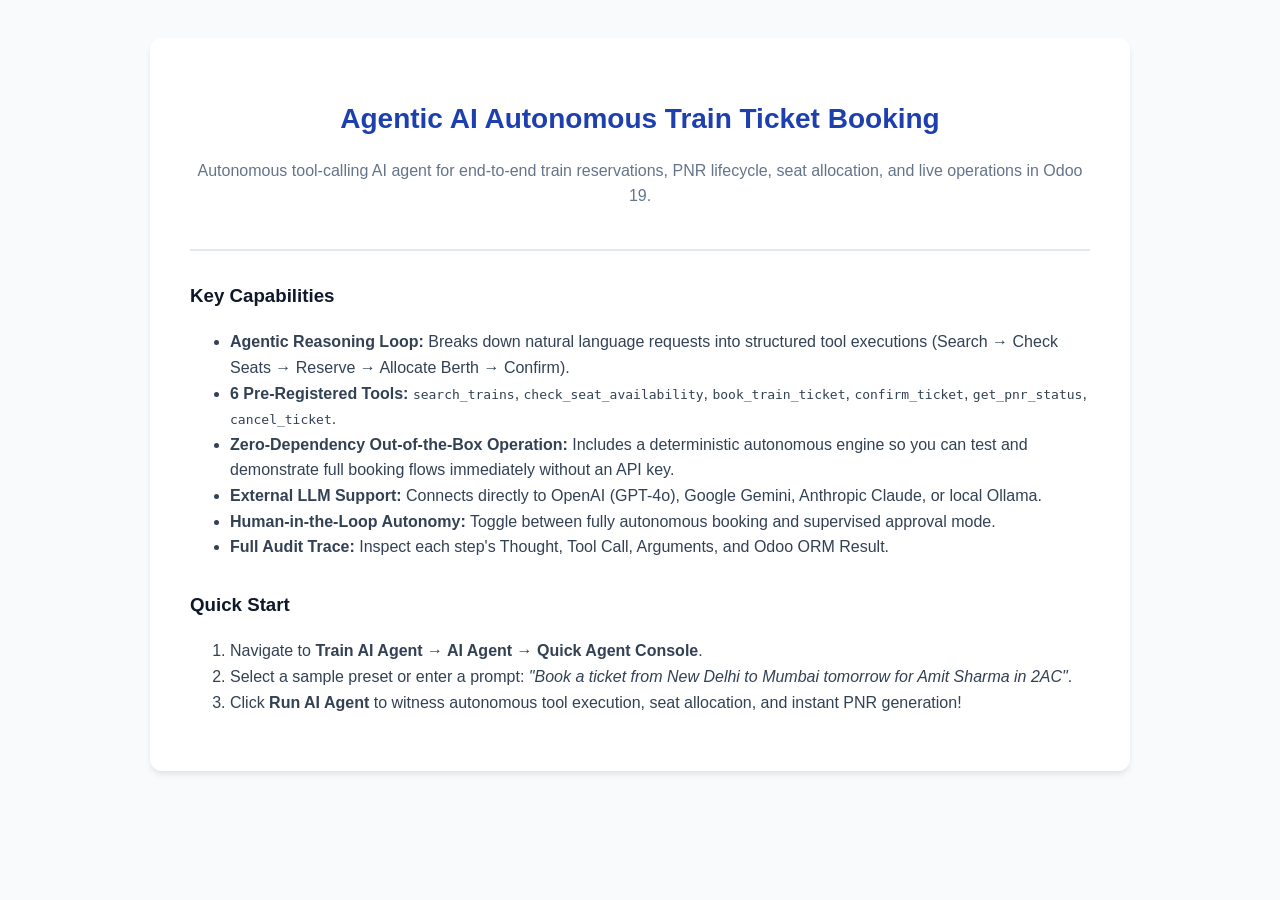
<file: ai_agent_train_booking/static/description/index.html>
<!DOCTYPE html>
<html>
<head>
    <meta charset="utf-8"/>
    <title>Agentic AI Autonomous Train Ticket Booking</title>
</head>
<body style="font-family: -apple-system, BlinkMacSystemFont, 'Segoe UI', Roboto, Helvetica, Arial, sans-serif; line-height: 1.6; color: #1e293b; background: #f8fafc; padding: 30px;">
    <div style="max-width: 900px; margin: 0 auto; background: #ffffff; border-radius: 12px; box-shadow: 0 4px 6px -1px rgba(0,0,0,0.1); padding: 40px;">
        <div style="text-align: center; border-bottom: 2px solid #e2e8f0; padding-bottom: 24px; margin-bottom: 30px;">
            <h1 style="color: #1e40af; margin-bottom: 8px; font-size: 28px;">Agentic AI Autonomous Train Ticket Booking</h1>
            <p style="font-size: 16px; color: #64748b;">Autonomous tool-calling AI agent for end-to-end train reservations, PNR lifecycle, seat allocation, and live operations in Odoo 19.</p>
        </div>

        <h3 style="color: #0f172a;">Key Capabilities</h3>
        <ul style="color: #334155;">
            <li><strong>Agentic Reasoning Loop:</strong> Breaks down natural language requests into structured tool executions (Search &rarr; Check Seats &rarr; Reserve &rarr; Allocate Berth &rarr; Confirm).</li>
            <li><strong>6 Pre-Registered Tools:</strong> <code>search_trains</code>, <code>check_seat_availability</code>, <code>book_train_ticket</code>, <code>confirm_ticket</code>, <code>get_pnr_status</code>, <code>cancel_ticket</code>.</li>
            <li><strong>Zero-Dependency Out-of-the-Box Operation:</strong> Includes a deterministic autonomous engine so you can test and demonstrate full booking flows immediately without an API key.</li>
            <li><strong>External LLM Support:</strong> Connects directly to OpenAI (GPT-4o), Google Gemini, Anthropic Claude, or local Ollama.</li>
            <li><strong>Human-in-the-Loop Autonomy:</strong> Toggle between fully autonomous booking and supervised approval mode.</li>
            <li><strong>Full Audit Trace:</strong> Inspect each step's Thought, Tool Call, Arguments, and Odoo ORM Result.</li>
        </ul>

        <h3 style="color: #0f172a; margin-top: 30px;">Quick Start</h3>
        <ol style="color: #334155;">
            <li>Navigate to <strong>Train AI Agent &rarr; AI Agent &rarr; Quick Agent Console</strong>.</li>
            <li>Select a sample preset or enter a prompt: <em>"Book a ticket from New Delhi to Mumbai tomorrow for Amit Sharma in 2AC"</em>.</li>
            <li>Click <strong>Run AI Agent</strong> to witness autonomous tool execution, seat allocation, and instant PNR generation!</li>
        </ol>
    </div>
</body>
</html>
</file>
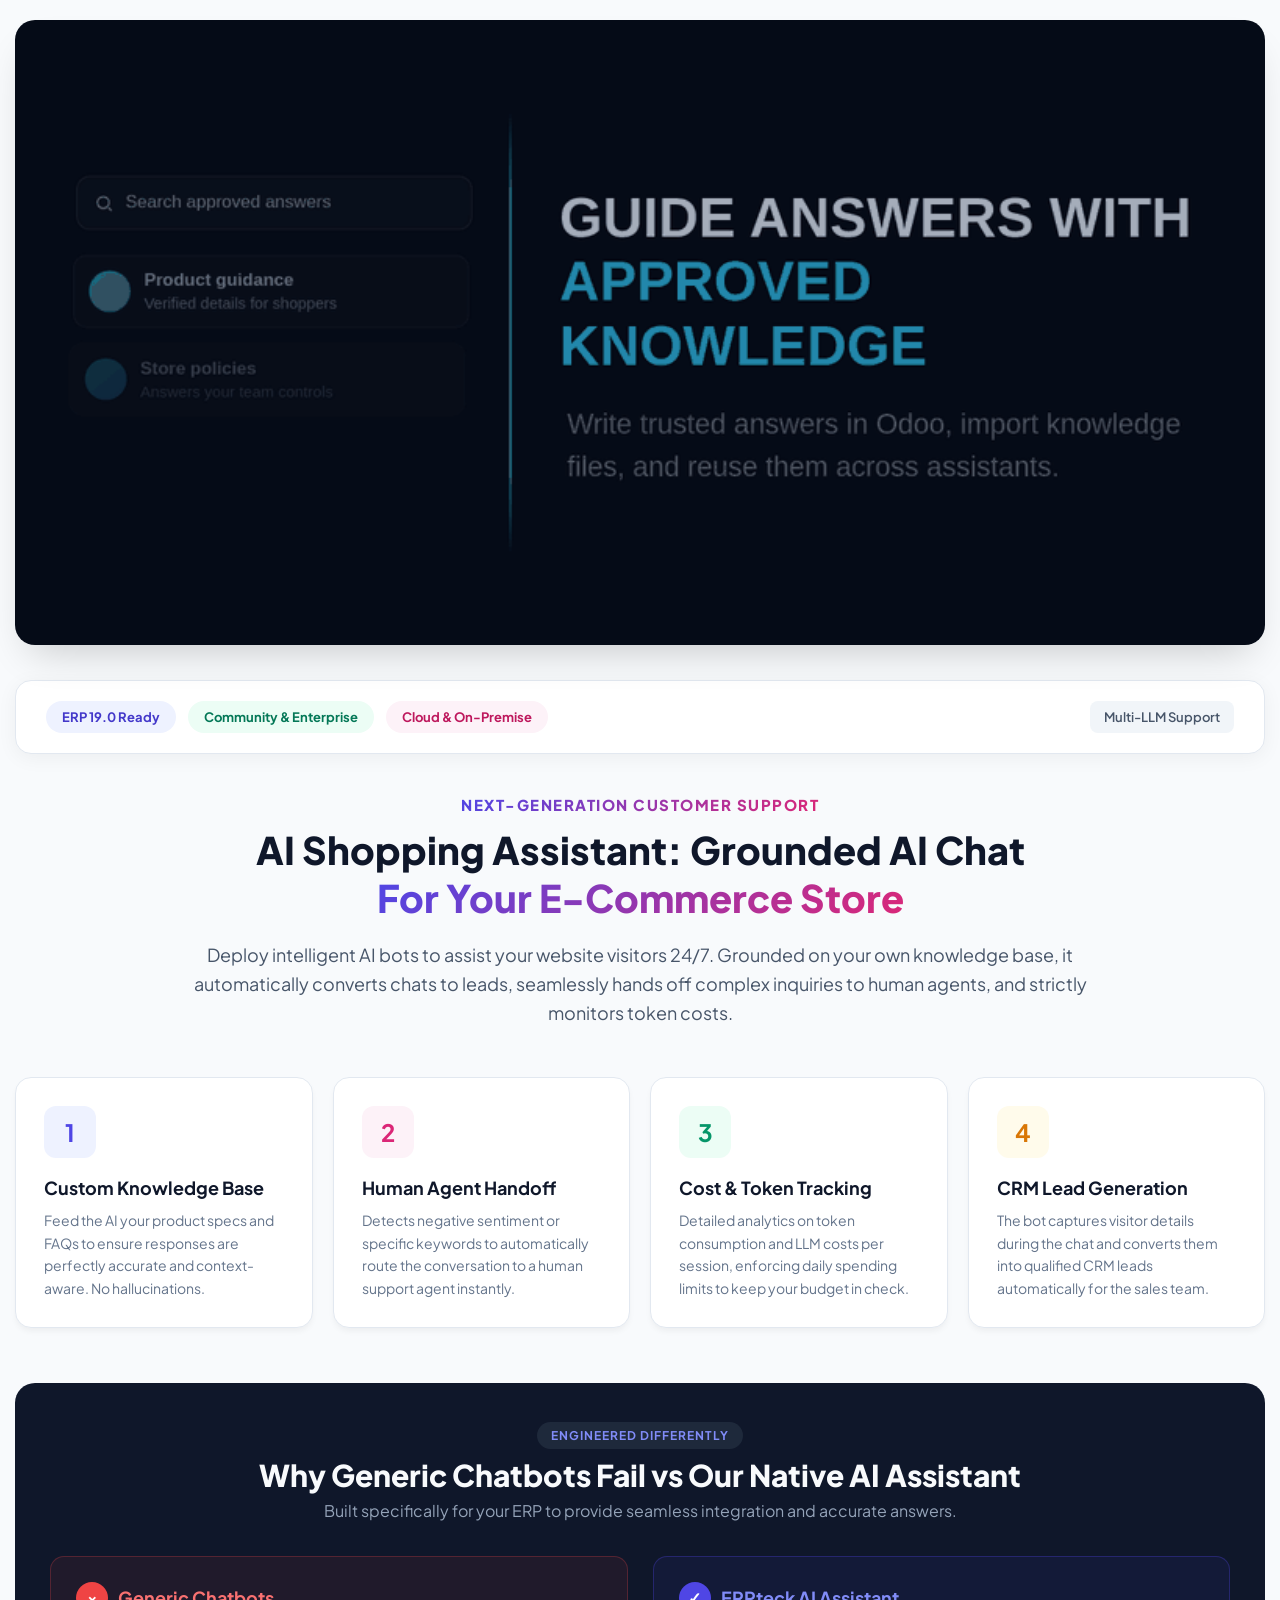
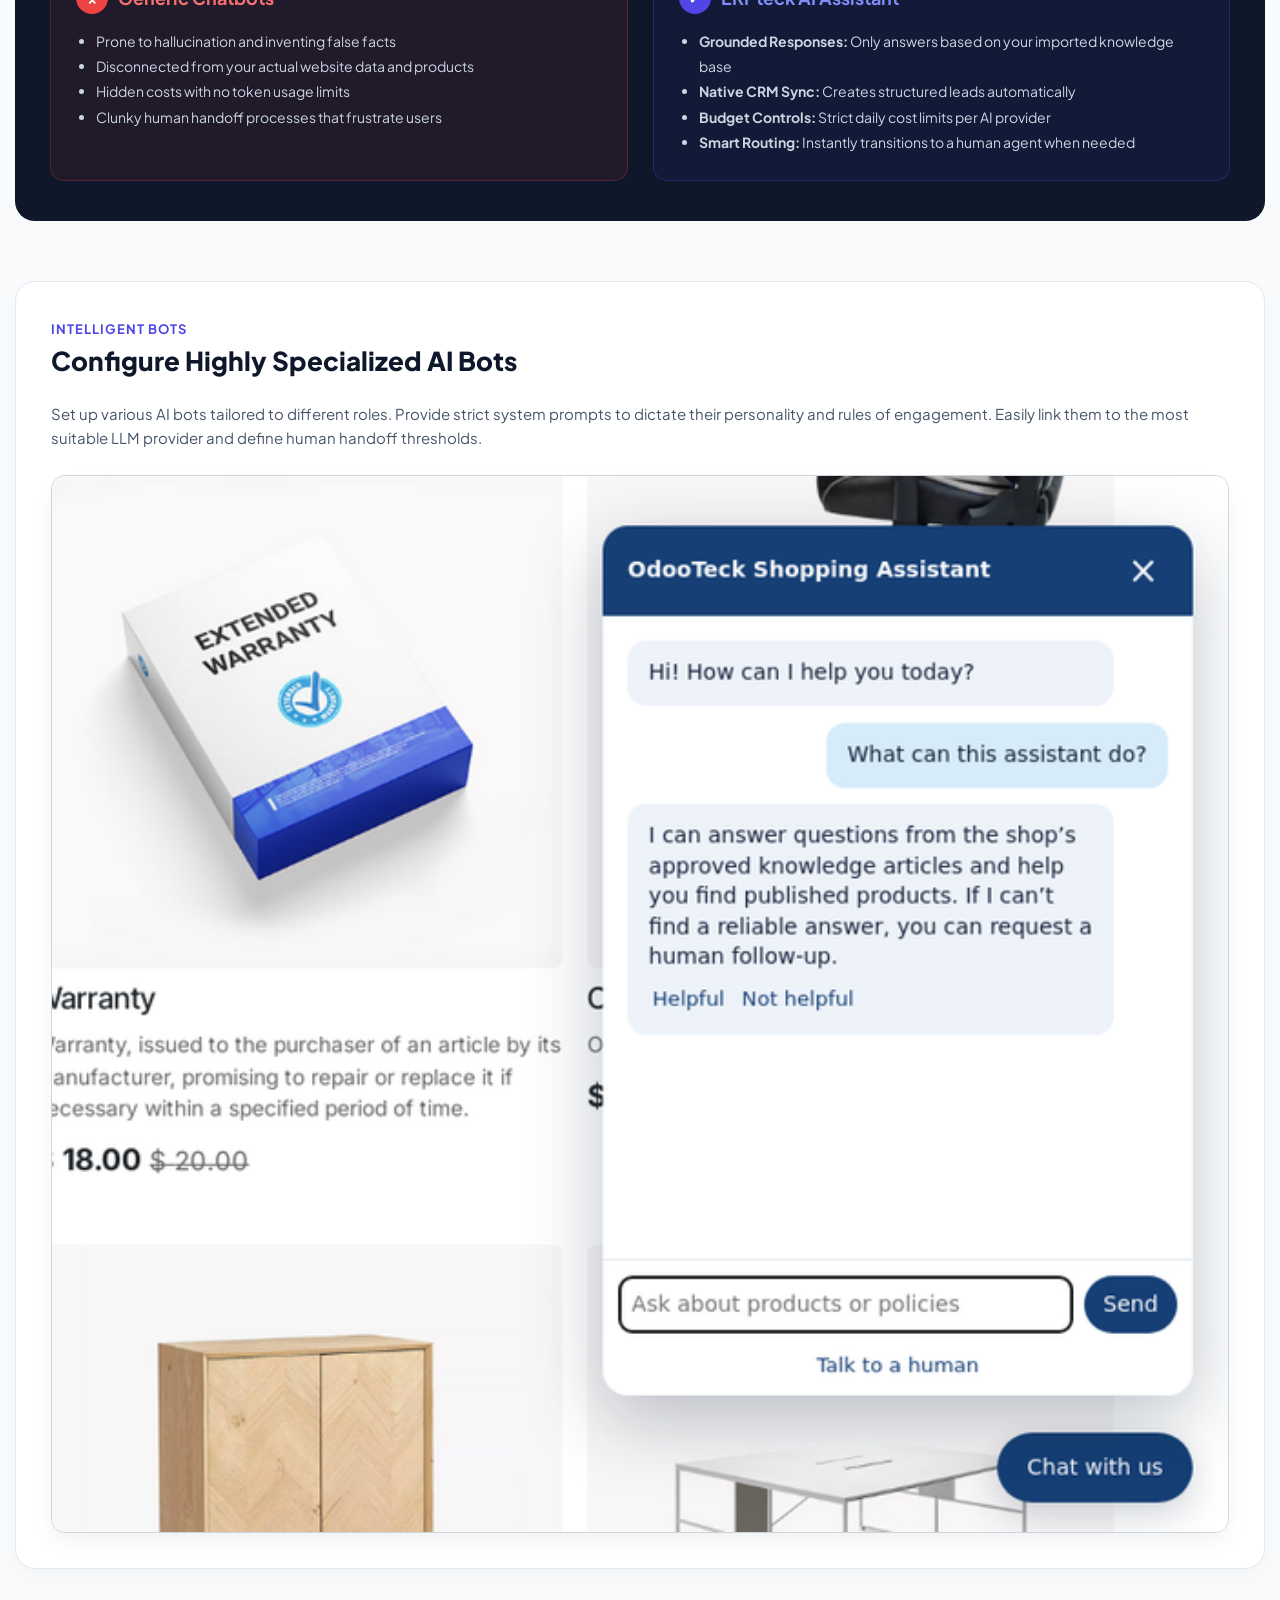
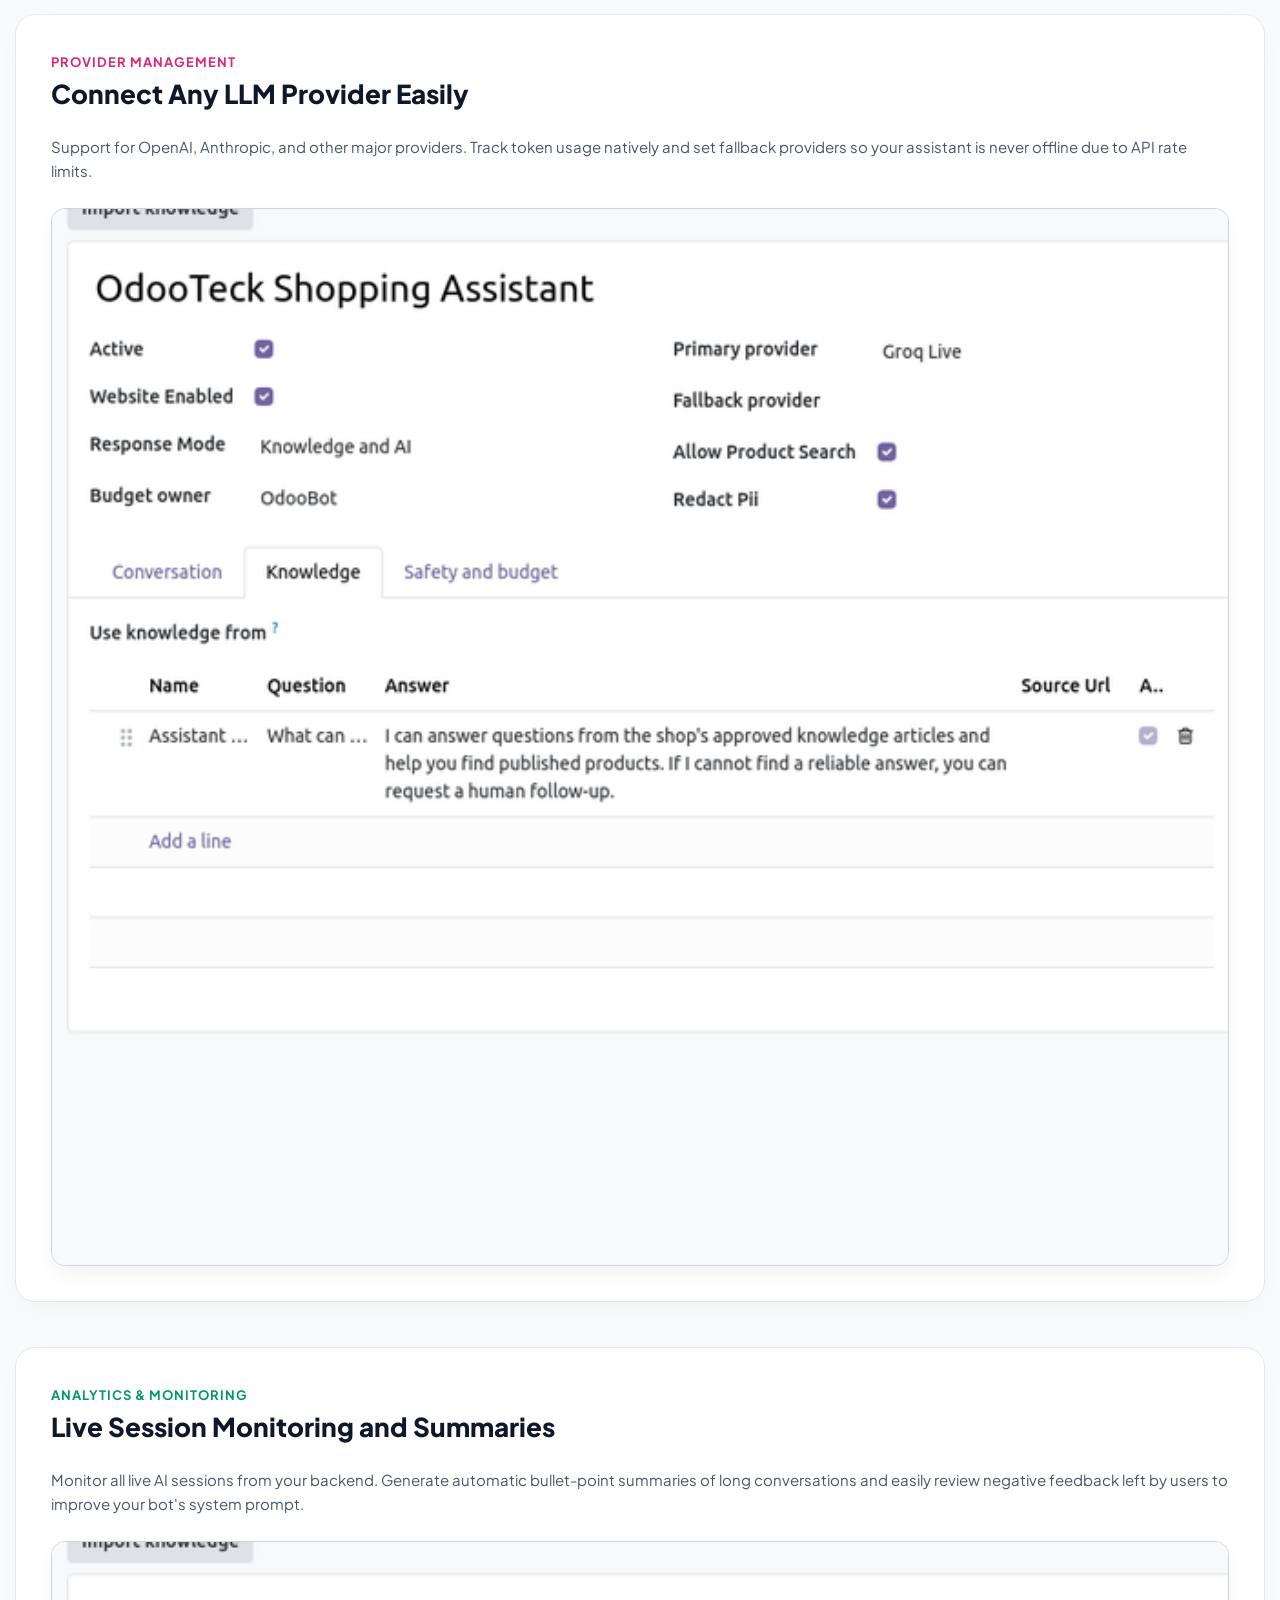
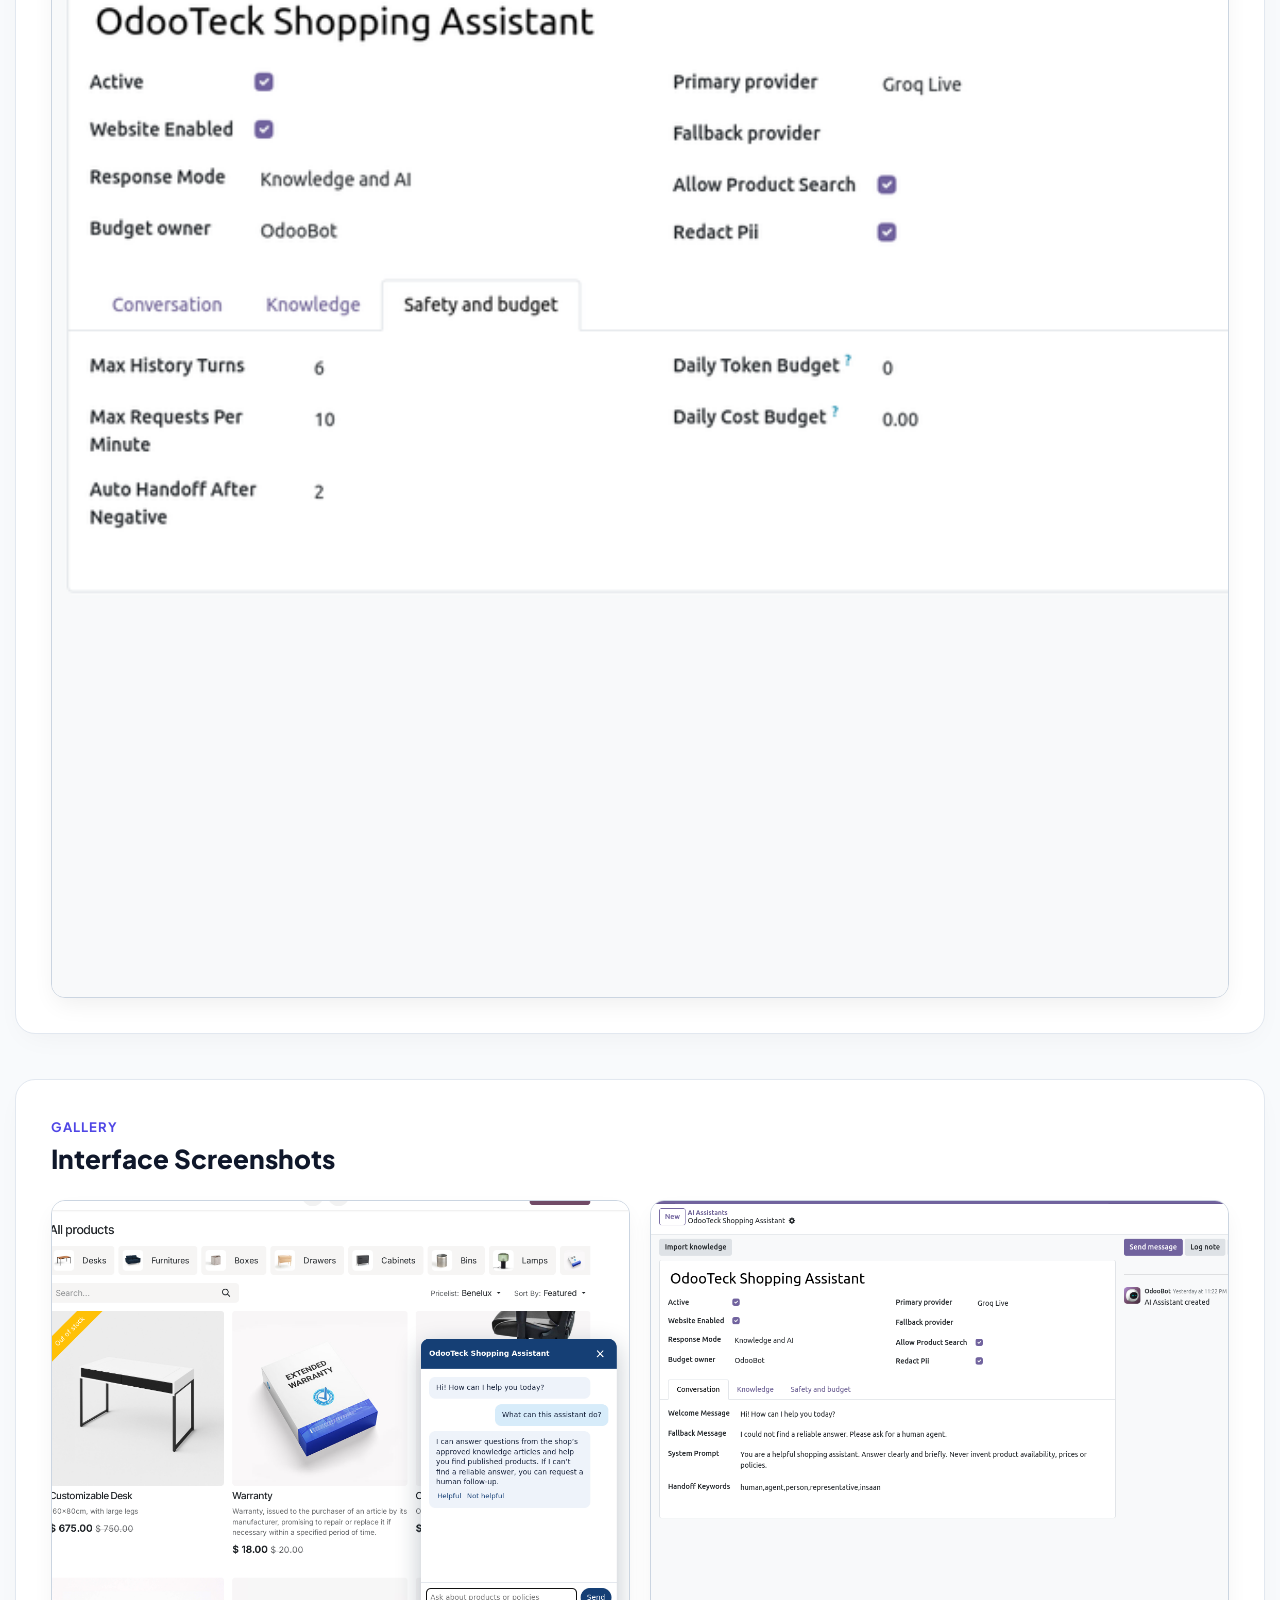
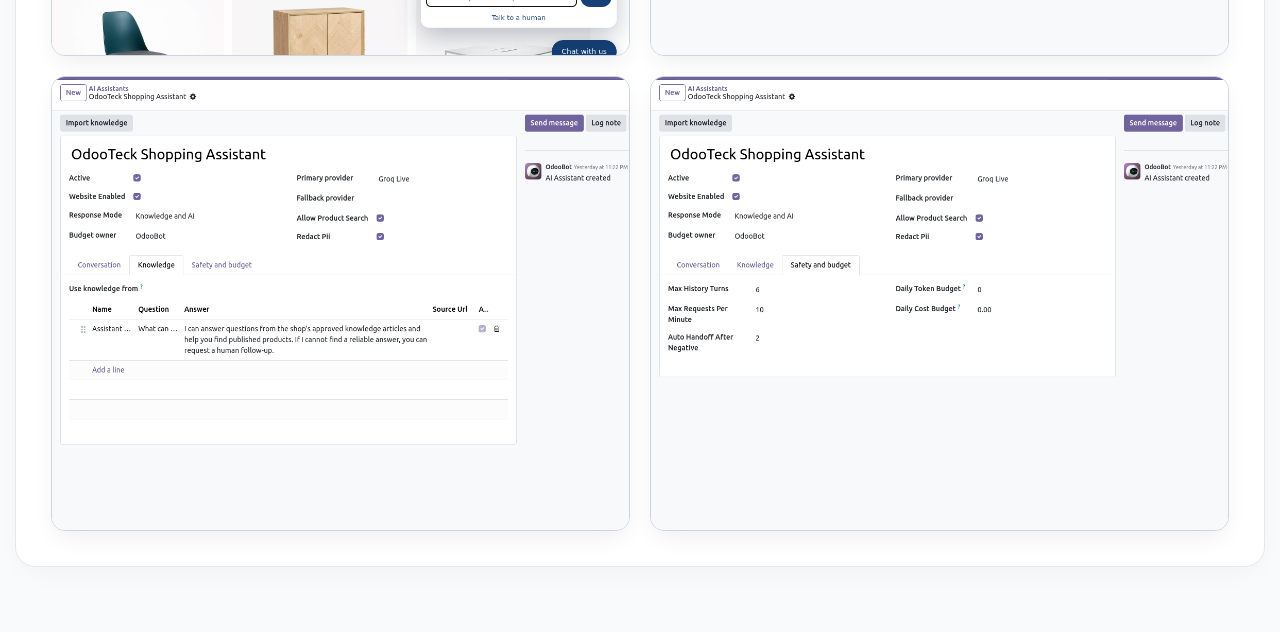
<file: odooteck_ai_assistant/static/description/index.html>
<!DOCTYPE html>
<html lang="en">
<head>
    <meta charset="utf-8"/>
    <meta name="viewport" content="width=device-width, initial-scale=1.0"/>
    <title>AI Shopping Assistant | Grounded AI Chat for eCommerce | ERPteck</title>
    <meta name="description" content="Engage visitors with an intelligent AI Shopping Assistant. Features knowledge base retrieval, live chat handoff, automatic lead generation, and provider integration."/>
    
    <link href="https://fonts.googleapis.com/css2?family=Plus+Jakarta+Sans:wght@300;400;500;600;700;800;900&display=swap" rel="stylesheet"/>
    <style>
        .img-container {
            border-radius: 14px;
            overflow: hidden;
            border: 1px solid #cbd5e1;
            box-shadow: 0 10px 25px -5px rgba(0, 0, 0, 0.07);
            transition: transform 0.3s cubic-bezier(0.16, 1, 0.3, 1), box-shadow 0.3s cubic-bezier(0.16, 1, 0.3, 1), border-color 0.3s ease;
            background: #ffffff;
        }
        .img-container:hover {
            transform: translateY(-4px);
            box-shadow: 0 20px 40px -10px rgba(79, 70, 229, 0.16), 0 0 0 2px rgba(79, 70, 229, 0.25);
            border-color: #4f46e5;
        }
        .img-container img {
            transition: transform 0.4s ease;
        }
        .img-container:hover img {
            transform: scale(1.012);
        }
        .pillar-card {
            background: #ffffff;
            padding: 28px;
            border-radius: 16px;
            border: 1px solid #e2e8f0;
            box-shadow: 0 4px 6px -1px rgba(0,0,0,0.05);
            transition: transform 0.25s ease, box-shadow 0.25s ease, border-color 0.25s ease;
        }
        .pillar-card:hover {
            transform: translateY(-5px);
            box-shadow: 0 20px 30px -10px rgba(0,0,0,0.09);
            border-color: #cbd5e1;
        }
        .pillar-card:hover .icon-box {
            transform: scale(1.08);
        }
        .icon-box {
            transition: transform 0.25s ease;
        }
        .hero-banner {
            transition: transform 0.35s ease, box-shadow 0.35s ease;
        }
        .hero-banner:hover {
            transform: translateY(-3px);
            box-shadow: 0 25px 50px -15px rgba(0, 0, 0, 0.25);
        }

        @keyframes ot-enter { from { opacity: .6; transform: translateY(12px); } to { opacity: 1; transform: translateY(0); } }
        .hero-banner { animation: ot-enter .7s ease-out both; }
        .pillar-card { animation: ot-enter .65s ease-out both; }
        .pillar-card:nth-child(2) { animation-delay: .1s; }
        .pillar-card:nth-child(3) { animation-delay: .2s; }
        .pillar-card:nth-child(4) { animation-delay: .3s; }
        @media (max-width: 640px) { .container-fluid h1 { font-size: 28px !important; } }
    </style>
</head>
<body style="font-family: 'Plus Jakarta Sans', sans-serif; background-color: #f8fafc; color: #1e293b; margin: 0; padding: 0;">

    <div class="container-fluid" style="max-width: 1280px; margin: 0 auto; padding: 20px 15px;">

        <!-- HERO BANNER SECTION -->
        <div class="hero-banner" style="text-align: center; margin-bottom: 35px; border-radius: 20px; overflow: hidden; box-shadow: 0 20px 40px -15px rgba(0,0,0,0.2);">
            <img src="banner.gif" alt="AI Shopping Assistant" title="AI Shopping Assistant" style="width: 100%; height: auto; display: block;"/>
        </div>

        <!-- COMPATIBILITY & BADGES BAR -->
        <div style="background: #ffffff; border-radius: 16px; padding: 20px 30px; margin-bottom: 40px; box-shadow: 0 4px 20px rgba(0,0,0,0.05); display: flex; flex-wrap: wrap; justify-content: space-between; align-items: center; gap: 15px; border: 1px solid #e2e8f0;">
            <div style="display: flex; flex-wrap: wrap; align-items: center; gap: 12px;">
                <span style="background: #eef2ff; color: #4338ca; font-size: 13px; font-weight: 700; padding: 8px 16px; border-radius: 30px; display: inline-flex; align-items: center; gap: 8px;">
                    ERP 19.0 Ready
                </span>
                <span style="background: #ecfdf5; color: #047857; font-size: 13px; font-weight: 700; padding: 8px 16px; border-radius: 30px; display: inline-flex; align-items: center; gap: 8px;">
                    Community & Enterprise
                </span>
                <span style="background: #fdf2f8; color: #be185d; font-size: 13px; font-weight: 700; padding: 8px 16px; border-radius: 30px; display: inline-flex; align-items: center; gap: 8px;">
                    Cloud & On-Premise
                </span>
            </div>
            <div style="display: flex; flex-wrap: wrap; align-items: center; gap: 10px;">
                <span style="background: #f1f5f9; color: #475569; font-size: 13px; font-weight: 600; padding: 8px 14px; border-radius: 8px; display: inline-flex; align-items: center; gap: 6px;">
                    Multi-LLM Support
                </span>
            </div>
        </div>

        <!-- HEADLINE & VALUE PROP -->
        <div style="text-align: center; max-width: 950px; margin: 0 auto 50px auto;">
            <div style="display: inline-block; background: linear-gradient(135deg, #4f46e5 0%, #db2777 100%); -webkit-background-clip: text; -webkit-text-fill-color: transparent; font-size: 15px; font-weight: 800; letter-spacing: 1.5px; text-transform: uppercase; margin-bottom: 12px;">
                Next-Generation Customer Support
            </div>
            <h1 style="font-size: 38px; font-weight: 800; line-height: 1.25; color: #0f172a; margin: 0 0 20px 0;">
                AI Shopping Assistant: Grounded AI Chat <br/>
                <span style="background: linear-gradient(135deg, #4f46e5 0%, #db2777 100%); -webkit-background-clip: text; -webkit-text-fill-color: transparent;">For Your E-Commerce Store</span>
            </h1>
            <p style="font-size: 18px; line-height: 1.6; color: #475569; margin: 0;">
                Deploy intelligent AI bots to assist your website visitors 24/7. Grounded on your own knowledge base, it automatically converts chats to leads, seamlessly hands off complex inquiries to human agents, and strictly monitors token costs.
            </p>
        </div>


        <!-- 4 KEY PILLARS -->
        <div style="display: grid; grid-template-columns: repeat(auto-fit, minmax(260px, 1fr)); gap: 20px; margin-bottom: 55px;">
            
            <div class="pillar-card">
                <div class="icon-box" style="width: 52px; height: 52px; background: #eef2ff; border-radius: 12px; display: flex; align-items: center; justify-content: center; margin-bottom: 18px; color: #4f46e5; font-size: 24px; font-weight: bold;">
                    1
                </div>
                <h3 style="font-size: 18px; font-weight: 700; color: #0f172a; margin: 0 0 10px 0;">Custom Knowledge Base</h3>
                <p style="font-size: 14px; line-height: 1.6; color: #64748b; margin: 0;">
                    Feed the AI your product specs and FAQs to ensure responses are perfectly accurate and context-aware. No hallucinations.
                </p>
            </div>

            <div class="pillar-card">
                <div class="icon-box" style="width: 52px; height: 52px; background: #fdf2f8; border-radius: 12px; display: flex; align-items: center; justify-content: center; margin-bottom: 18px; color: #db2777; font-size: 24px; font-weight: bold;">
                    2
                </div>
                <h3 style="font-size: 18px; font-weight: 700; color: #0f172a; margin: 0 0 10px 0;">Human Agent Handoff</h3>
                <p style="font-size: 14px; line-height: 1.6; color: #64748b; margin: 0;">
                    Detects negative sentiment or specific keywords to automatically route the conversation to a human support agent instantly.
                </p>
            </div>

            <div class="pillar-card">
                <div class="icon-box" style="width: 52px; height: 52px; background: #ecfdf5; border-radius: 12px; display: flex; align-items: center; justify-content: center; margin-bottom: 18px; color: #059669; font-size: 24px; font-weight: bold;">
                    3
                </div>
                <h3 style="font-size: 18px; font-weight: 700; color: #0f172a; margin: 0 0 10px 0;">Cost & Token Tracking</h3>
                <p style="font-size: 14px; line-height: 1.6; color: #64748b; margin: 0;">
                    Detailed analytics on token consumption and LLM costs per session, enforcing daily spending limits to keep your budget in check.
                </p>
            </div>

            <div class="pillar-card">
                <div class="icon-box" style="width: 52px; height: 52px; background: #fffbeb; border-radius: 12px; display: flex; align-items: center; justify-content: center; margin-bottom: 18px; color: #d97706; font-size: 24px; font-weight: bold;">
                    4
                </div>
                <h3 style="font-size: 18px; font-weight: 700; color: #0f172a; margin: 0 0 10px 0;">CRM Lead Generation</h3>
                <p style="font-size: 14px; line-height: 1.6; color: #64748b; margin: 0;">
                    The bot captures visitor details during the chat and converts them into qualified CRM leads automatically for the sales team.
                </p>
            </div>
        </div>

        <!-- PAIN POINTS VS SOLUTIONS (COMPARISON BANNER) -->
        <div style="background: #0f172a; border-radius: 20px; padding: 40px 35px; margin-bottom: 60px; color: #ffffff;">
            <div style="text-align: center; margin-bottom: 35px;">
                <span style="background: #1e293b; color: #818cf8; font-size: 12px; font-weight: 700; padding: 6px 14px; border-radius: 20px; text-transform: uppercase; letter-spacing: 1px;">
                    Engineered Differently
                </span>
                <h2 style="font-size: 30px; font-weight: 800; margin: 12px 0 6px 0; color: #f8fafc;">Why Generic Chatbots Fail vs Our Native AI Assistant</h2>
                <p style="color: #94a3b8; font-size: 16px; margin: 0;">Built specifically for your ERP to provide seamless integration and accurate answers.</p>
            </div>

            <div style="display: grid; grid-template-columns: repeat(auto-fit, minmax(320px, 1fr)); gap: 25px;">
                <!-- Problem -->
                <div style="background: rgba(239, 68, 68, 0.08); border: 1px solid rgba(239, 68, 68, 0.25); border-radius: 14px; padding: 25px;">
                    <div style="display: flex; align-items: center; gap: 10px; margin-bottom: 15px;">
                        <div style="width: 32px; height: 32px; border-radius: 50%; background: #ef4444; display: flex; align-items: center; justify-content: center; color: white; font-weight: bold;">
                            &times;
                        </div>
                        <h4 style="margin: 0; color: #f87171; font-size: 18px; font-weight: 700;">Generic Chatbots</h4>
                    </div>
                    <ul style="margin: 0; padding-left: 20px; color: #cbd5e1; font-size: 14px; line-height: 1.8;">
                        <li>Prone to hallucination and inventing false facts</li>
                        <li>Disconnected from your actual website data and products</li>
                        <li>Hidden costs with no token usage limits</li>
                        <li>Clunky human handoff processes that frustrate users</li>
                    </ul>
                </div>

                <!-- Solution -->
                <div style="background: rgba(79, 70, 229, 0.08); border: 1px solid rgba(79, 70, 229, 0.3); border-radius: 14px; padding: 25px;">
                    <div style="display: flex; align-items: center; gap: 10px; margin-bottom: 15px;">
                        <div style="width: 32px; height: 32px; border-radius: 50%; background: #4f46e5; display: flex; align-items: center; justify-content: center; color: white; font-weight: bold;">
                            &check;
                        </div>
                        <h4 style="margin: 0; color: #818cf8; font-size: 18px; font-weight: 700;">ERPteck AI Assistant</h4>
                    </div>
                    <ul style="margin: 0; padding-left: 20px; color: #cbd5e1; font-size: 14px; line-height: 1.8;">
                        <li><strong>Grounded Responses:</strong> Only answers based on your imported knowledge base</li>
                        <li><strong>Native CRM Sync:</strong> Creates structured leads automatically</li>
                        <li><strong>Budget Controls:</strong> Strict daily cost limits per AI provider</li>
                        <li><strong>Smart Routing:</strong> Instantly transitions to a human agent when needed</li>
                    </ul>
                </div>
            </div>
        </div>

        <!-- SECTION 1 -->
        <div style="background: #ffffff; border-radius: 20px; border: 1px solid #e2e8f0; padding: 35px; margin-bottom: 45px; box-shadow: 0 10px 30px -10px rgba(0,0,0,0.05);">
            <div style="display: flex; flex-wrap: wrap; justify-content: space-between; align-items: center; margin-bottom: 25px; gap: 15px;">
                <div>
                    <span style="color: #4f46e5; font-size: 13px; font-weight: 700; text-transform: uppercase; letter-spacing: 1px;">Intelligent Bots</span>
                    <h2 style="font-size: 26px; font-weight: 800; color: #0f172a; margin: 6px 0 0 0;">Configure Highly Specialized AI Bots</h2>
                </div>
            </div>
            <p style="font-size: 15px; line-height: 1.6; color: #475569; margin: 0 0 25px 0;">
                Set up various AI bots tailored to different roles. Provide strict system prompts to dictate their personality and rules of engagement. Easily link them to the most suitable LLM provider and define human handoff thresholds.
            </p>
            <div class="img-container">
                <img src="feature-image-01.png" alt="AI Bot Configuration" style="width: 100%; height: auto; display: block;"/>
            </div>
        </div>

        <!-- SECTION 2 -->
        <div style="background: #ffffff; border-radius: 20px; border: 1px solid #e2e8f0; padding: 35px; margin-bottom: 45px; box-shadow: 0 10px 30px -10px rgba(0,0,0,0.05);">
            <div style="display: flex; flex-wrap: wrap; justify-content: space-between; align-items: center; margin-bottom: 25px; gap: 15px;">
                <div>
                    <span style="color: #db2777; font-size: 13px; font-weight: 700; text-transform: uppercase; letter-spacing: 1px;">Provider Management</span>
                    <h2 style="font-size: 26px; font-weight: 800; color: #0f172a; margin: 6px 0 0 0;">Connect Any LLM Provider Easily</h2>
                </div>
            </div>
            <p style="font-size: 15px; line-height: 1.6; color: #475569; margin: 0 0 25px 0;">
                Support for OpenAI, Anthropic, and other major providers. Track token usage natively and set fallback providers so your assistant is never offline due to API rate limits.
            </p>
            <div class="img-container">
                <img src="feature-image-02.png" alt="AI Provider Setup" style="width: 100%; height: auto; display: block;"/>
            </div>
        </div>

        <!-- SECTION 3 -->
        <div style="background: #ffffff; border-radius: 20px; border: 1px solid #e2e8f0; padding: 35px; margin-bottom: 45px; box-shadow: 0 10px 30px -10px rgba(0,0,0,0.05);">
            <div style="display: flex; flex-wrap: wrap; justify-content: space-between; align-items: center; margin-bottom: 25px; gap: 15px;">
                <div>
                    <span style="color: #059669; font-size: 13px; font-weight: 700; text-transform: uppercase; letter-spacing: 1px;">Analytics & Monitoring</span>
                    <h2 style="font-size: 26px; font-weight: 800; color: #0f172a; margin: 6px 0 0 0;">Live Session Monitoring and Summaries</h2>
                </div>
            </div>
            <p style="font-size: 15px; line-height: 1.6; color: #475569; margin: 0 0 25px 0;">
                Monitor all live AI sessions from your backend. Generate automatic bullet-point summaries of long conversations and easily review negative feedback left by users to improve your bot's system prompt.
            </p>
            <div class="img-container">
                <img src="feature-image-03.png" alt="AI Chat Session Monitoring" style="width: 100%; height: auto; display: block;"/>
            </div>
        </div>


        <!-- SCREENSHOTS SECTION -->
        <div style="background: #ffffff; border-radius: 20px; border: 1px solid #e2e8f0; padding: 35px; margin-bottom: 45px; box-shadow: 0 10px 30px -10px rgba(0,0,0,0.05);">
            <div style="display: flex; flex-wrap: wrap; justify-content: space-between; align-items: center; margin-bottom: 25px; gap: 15px;">
                <div>
                    <span style="color: #4f46e5; font-size: 13px; font-weight: 700; text-transform: uppercase; letter-spacing: 1px;">Gallery</span>
                    <h2 style="font-size: 26px; font-weight: 800; color: #0f172a; margin: 6px 0 0 0;">Interface Screenshots</h2>
                </div>
            </div>
            <div style="display: grid; grid-template-columns: repeat(auto-fit, minmax(450px, 1fr)); gap: 20px;">
                <div class="img-container">
                    <img src="screenshots/SS1.png" alt="Interface 1" style="width: 100%; height: auto; display: block;"/>
                </div>
                <div class="img-container">
                    <img src="screenshots/SS2.png" alt="Interface 2" style="width: 100%; height: auto; display: block;"/>
                </div>
                <div class="img-container">
                    <img src="screenshots/SS3.png" alt="Interface 3" style="width: 100%; height: auto; display: block;"/>
                </div>
                <div class="img-container">
                    <img src="screenshots/SS4.png" alt="Interface 4" style="width: 100%; height: auto; display: block;"/>
                </div>
            </div>
        </div>

    </div>
</body>
</html>
</file>
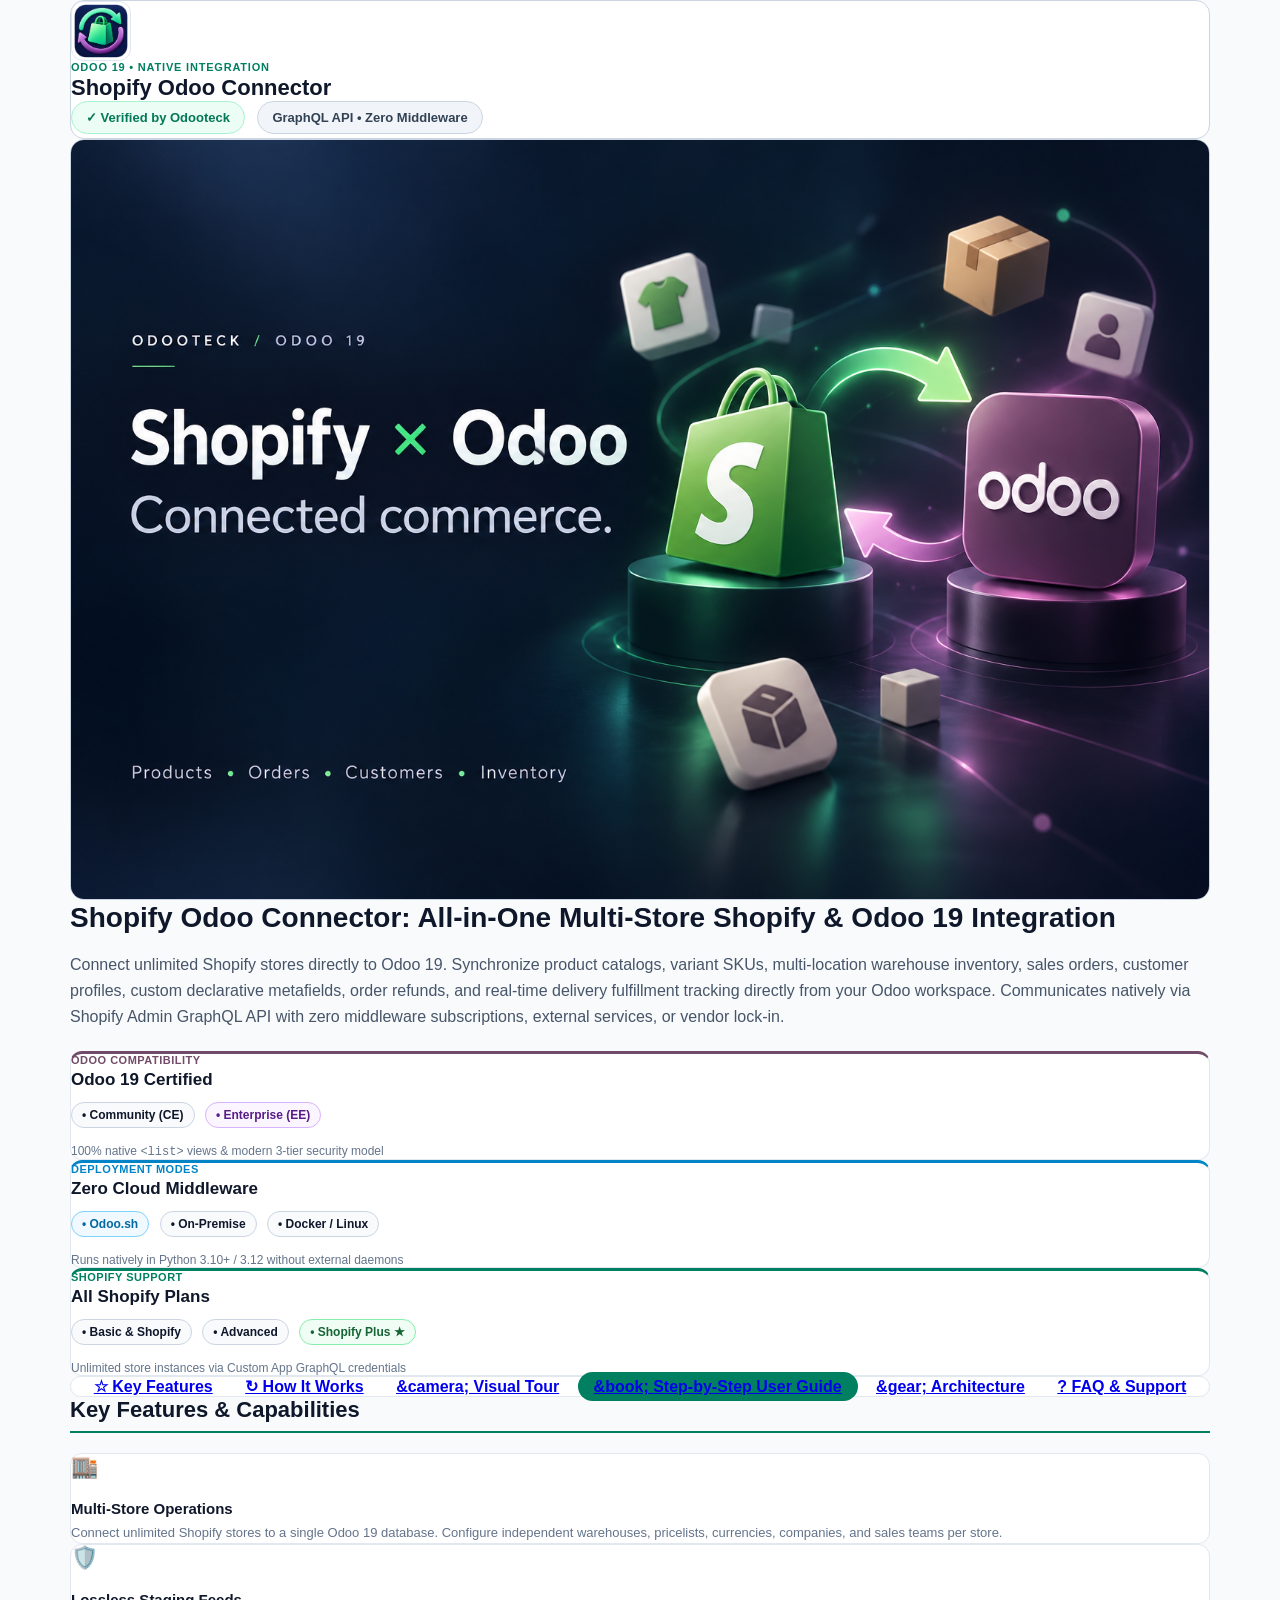
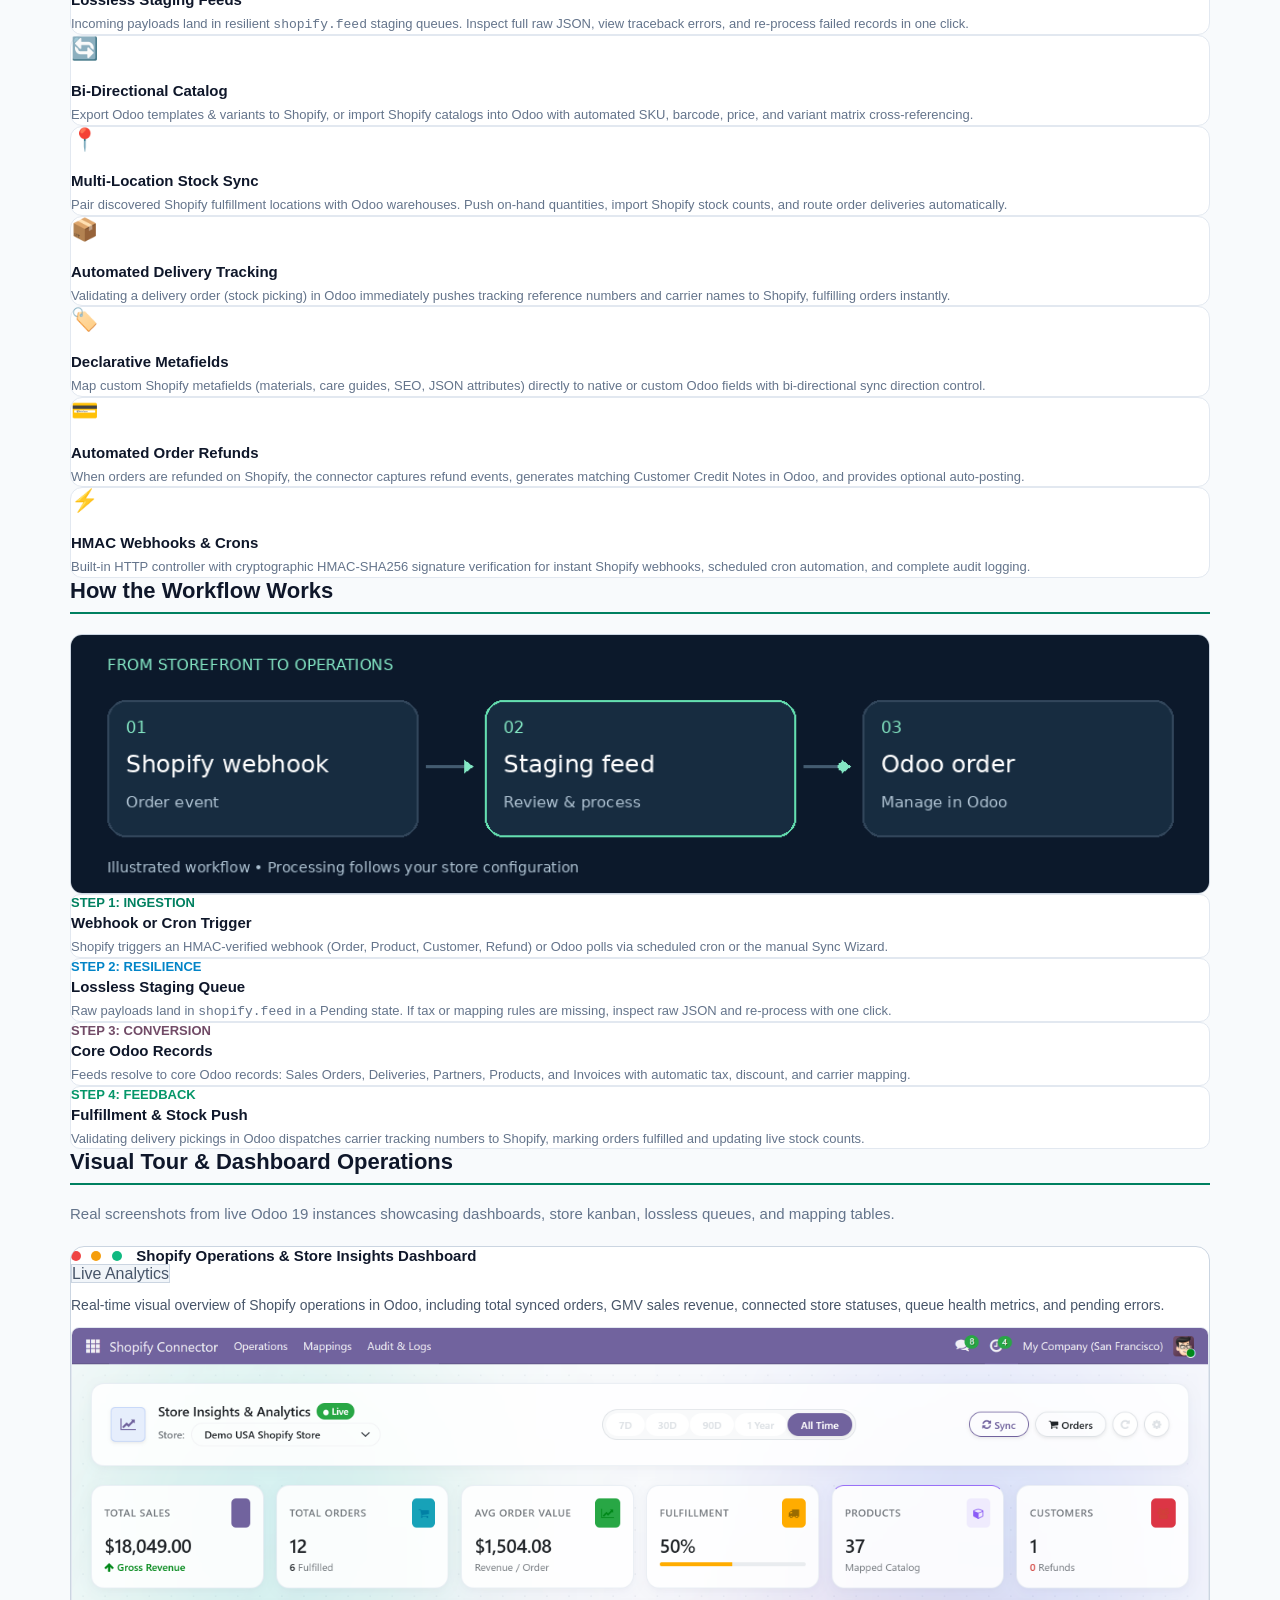
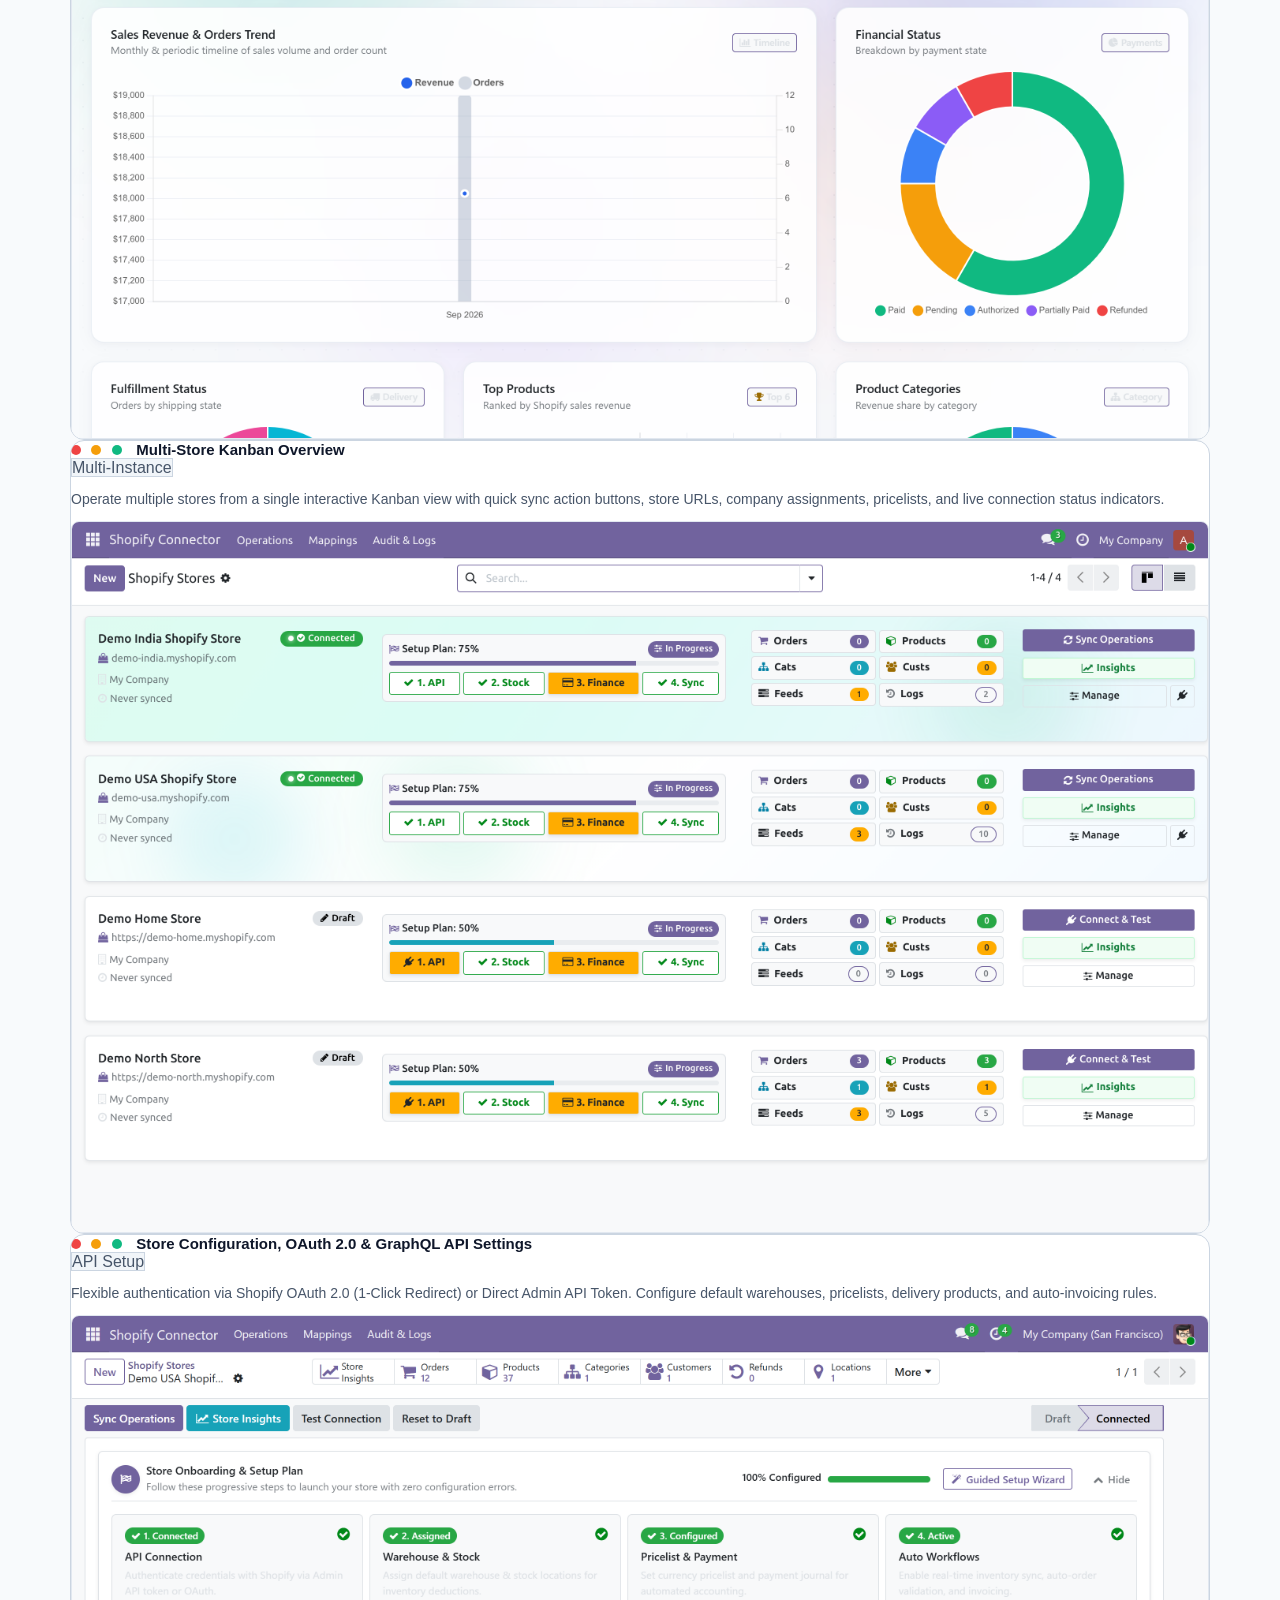
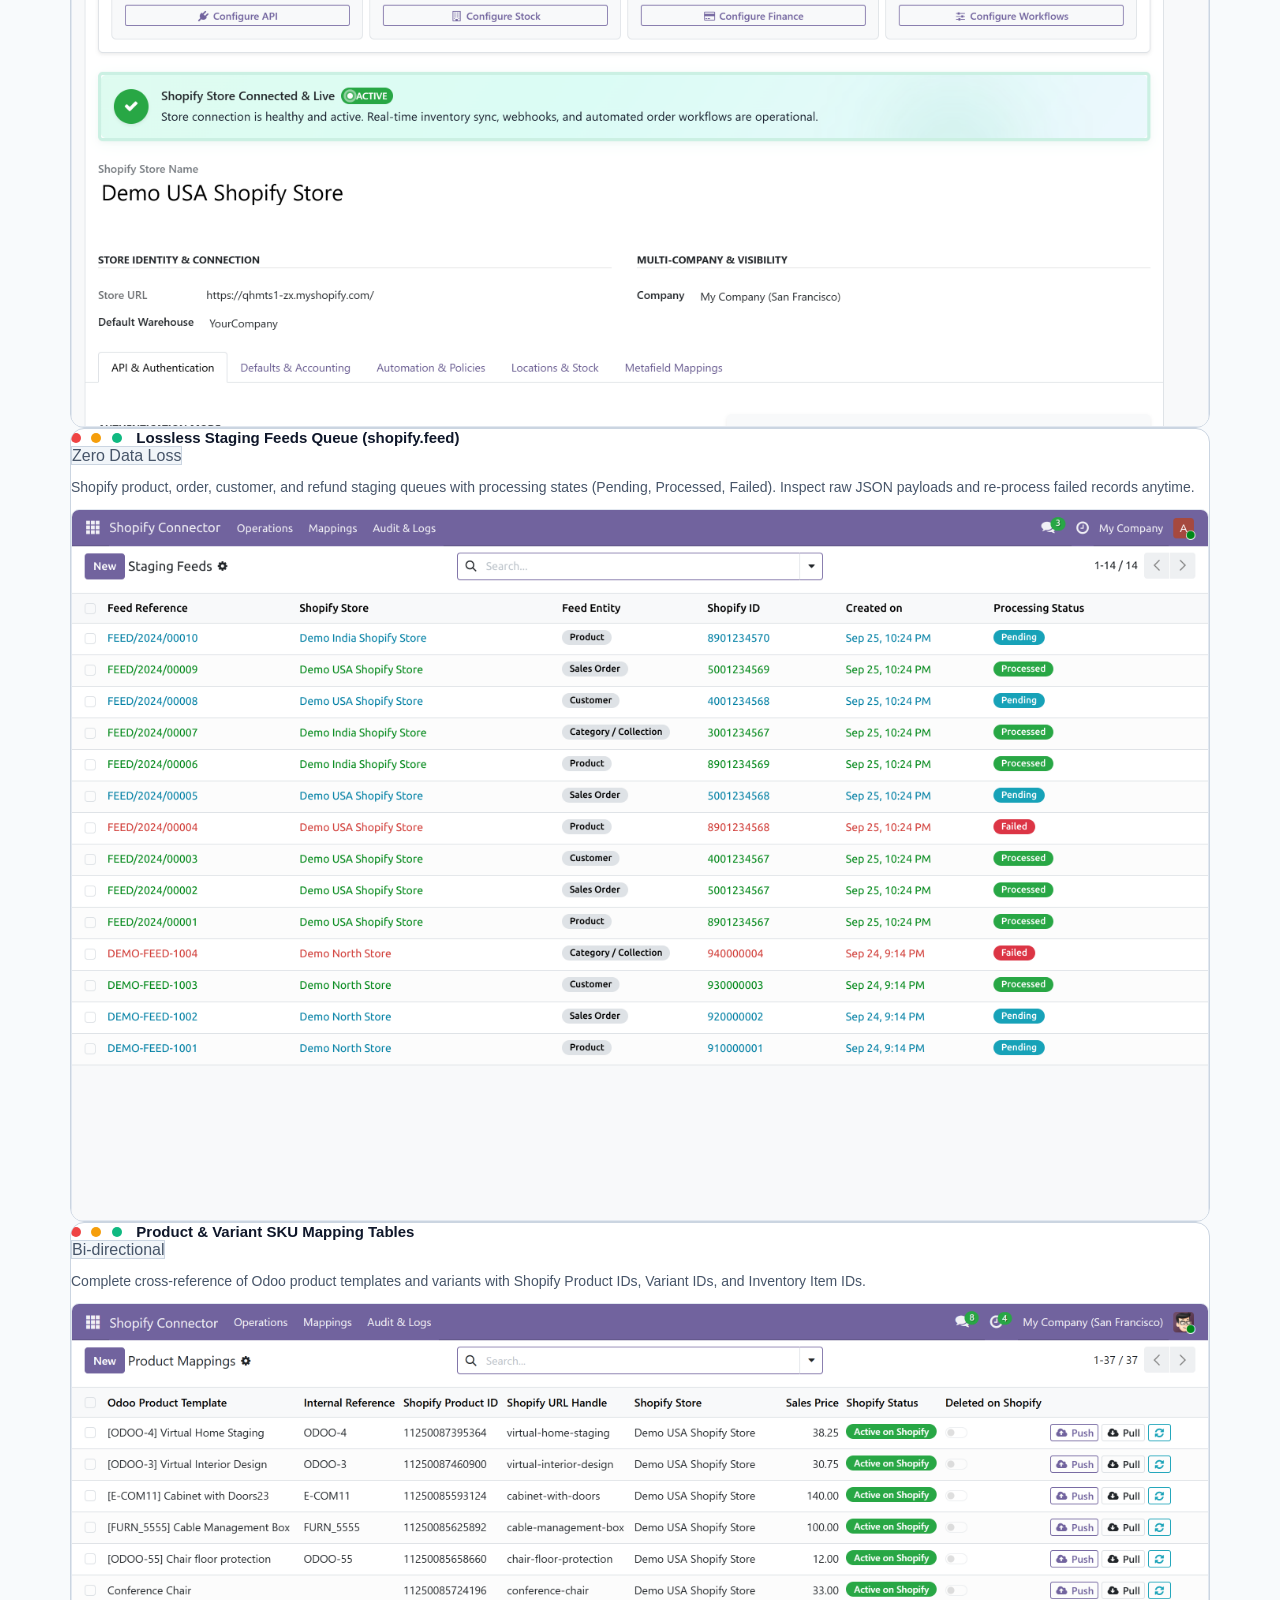
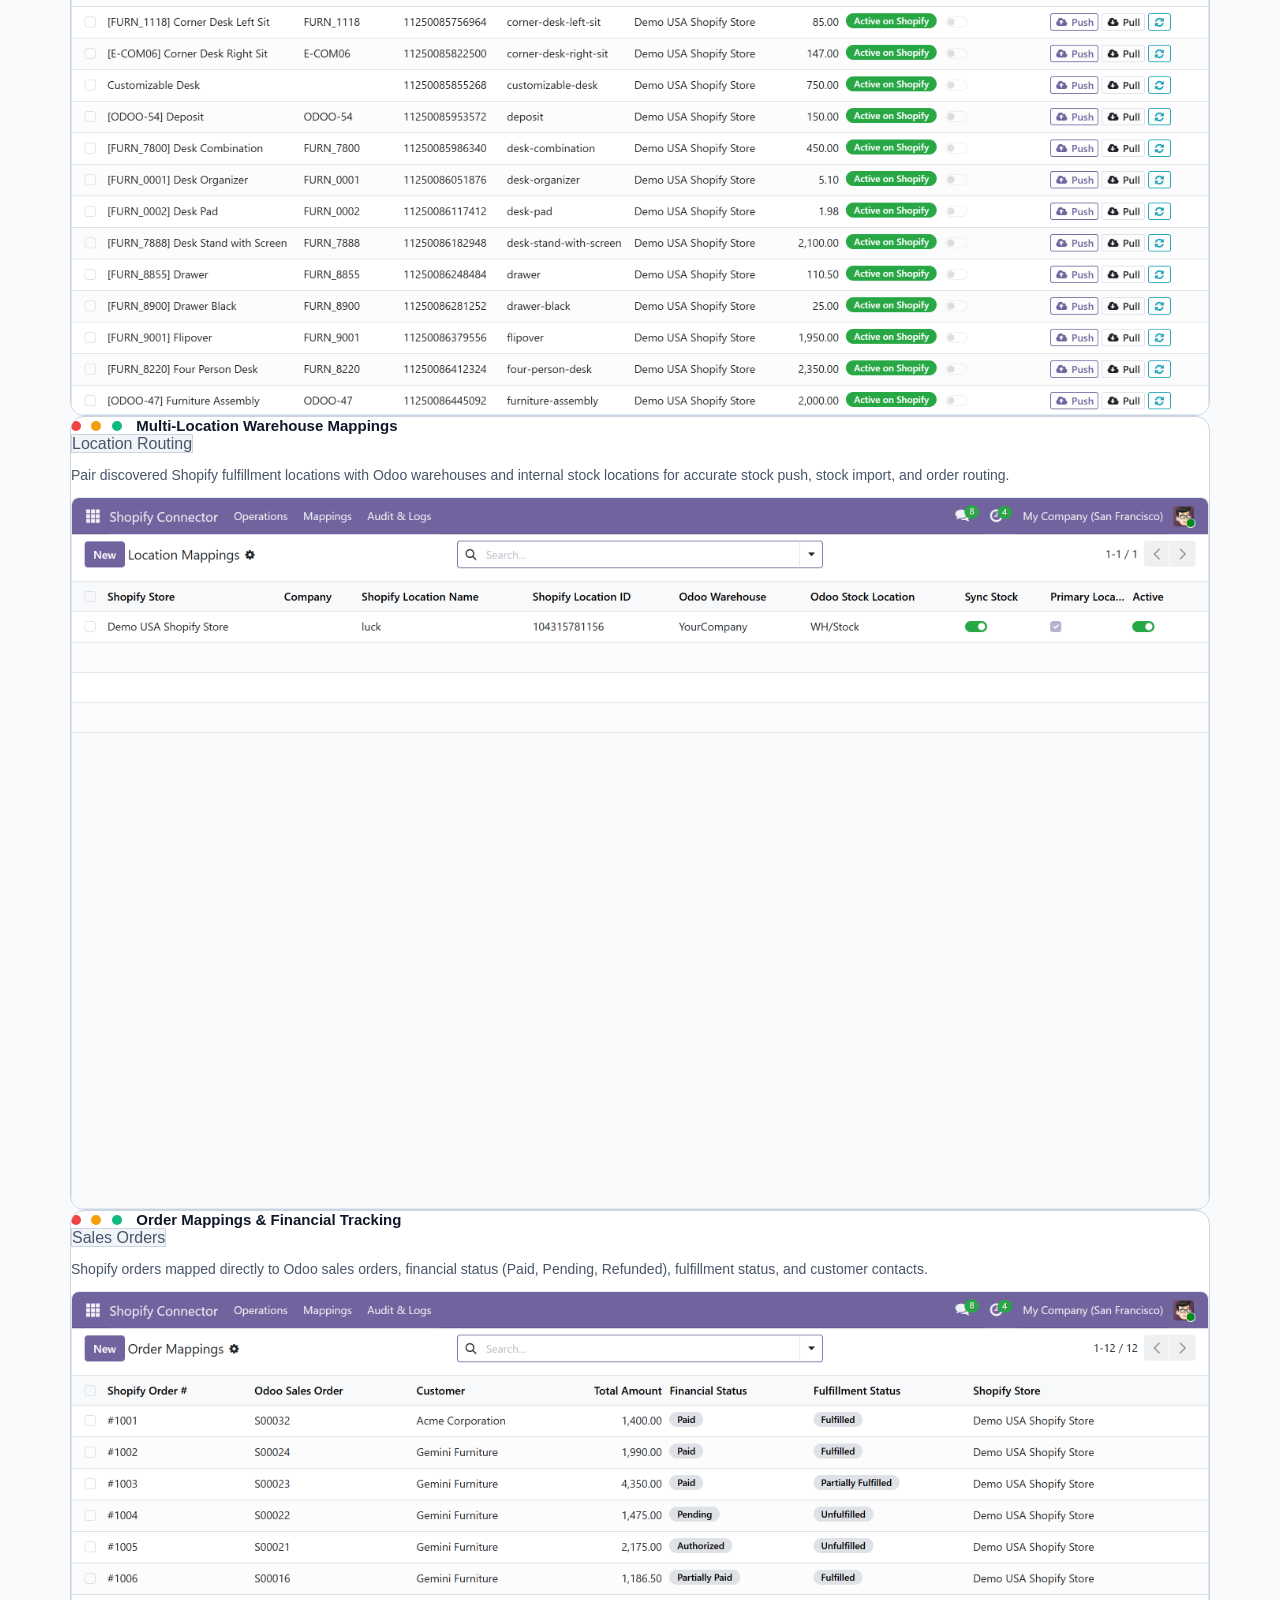
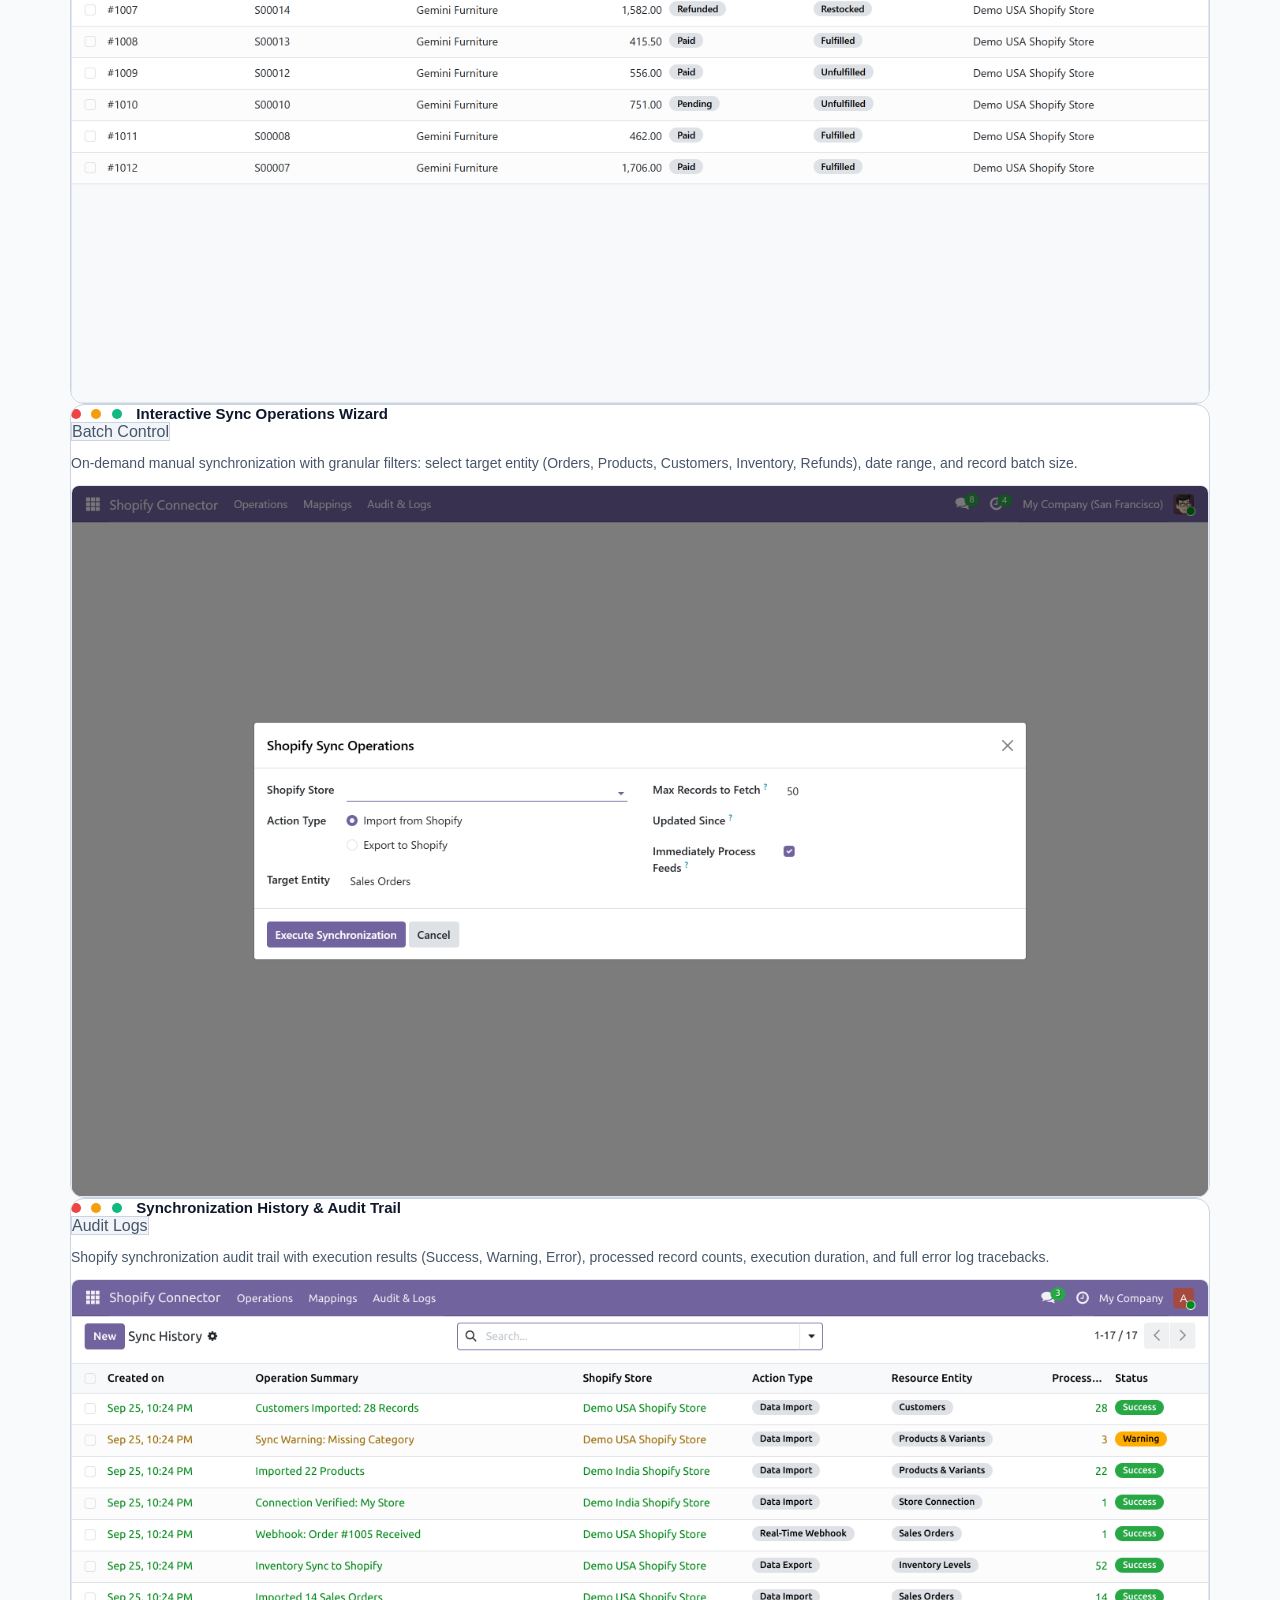
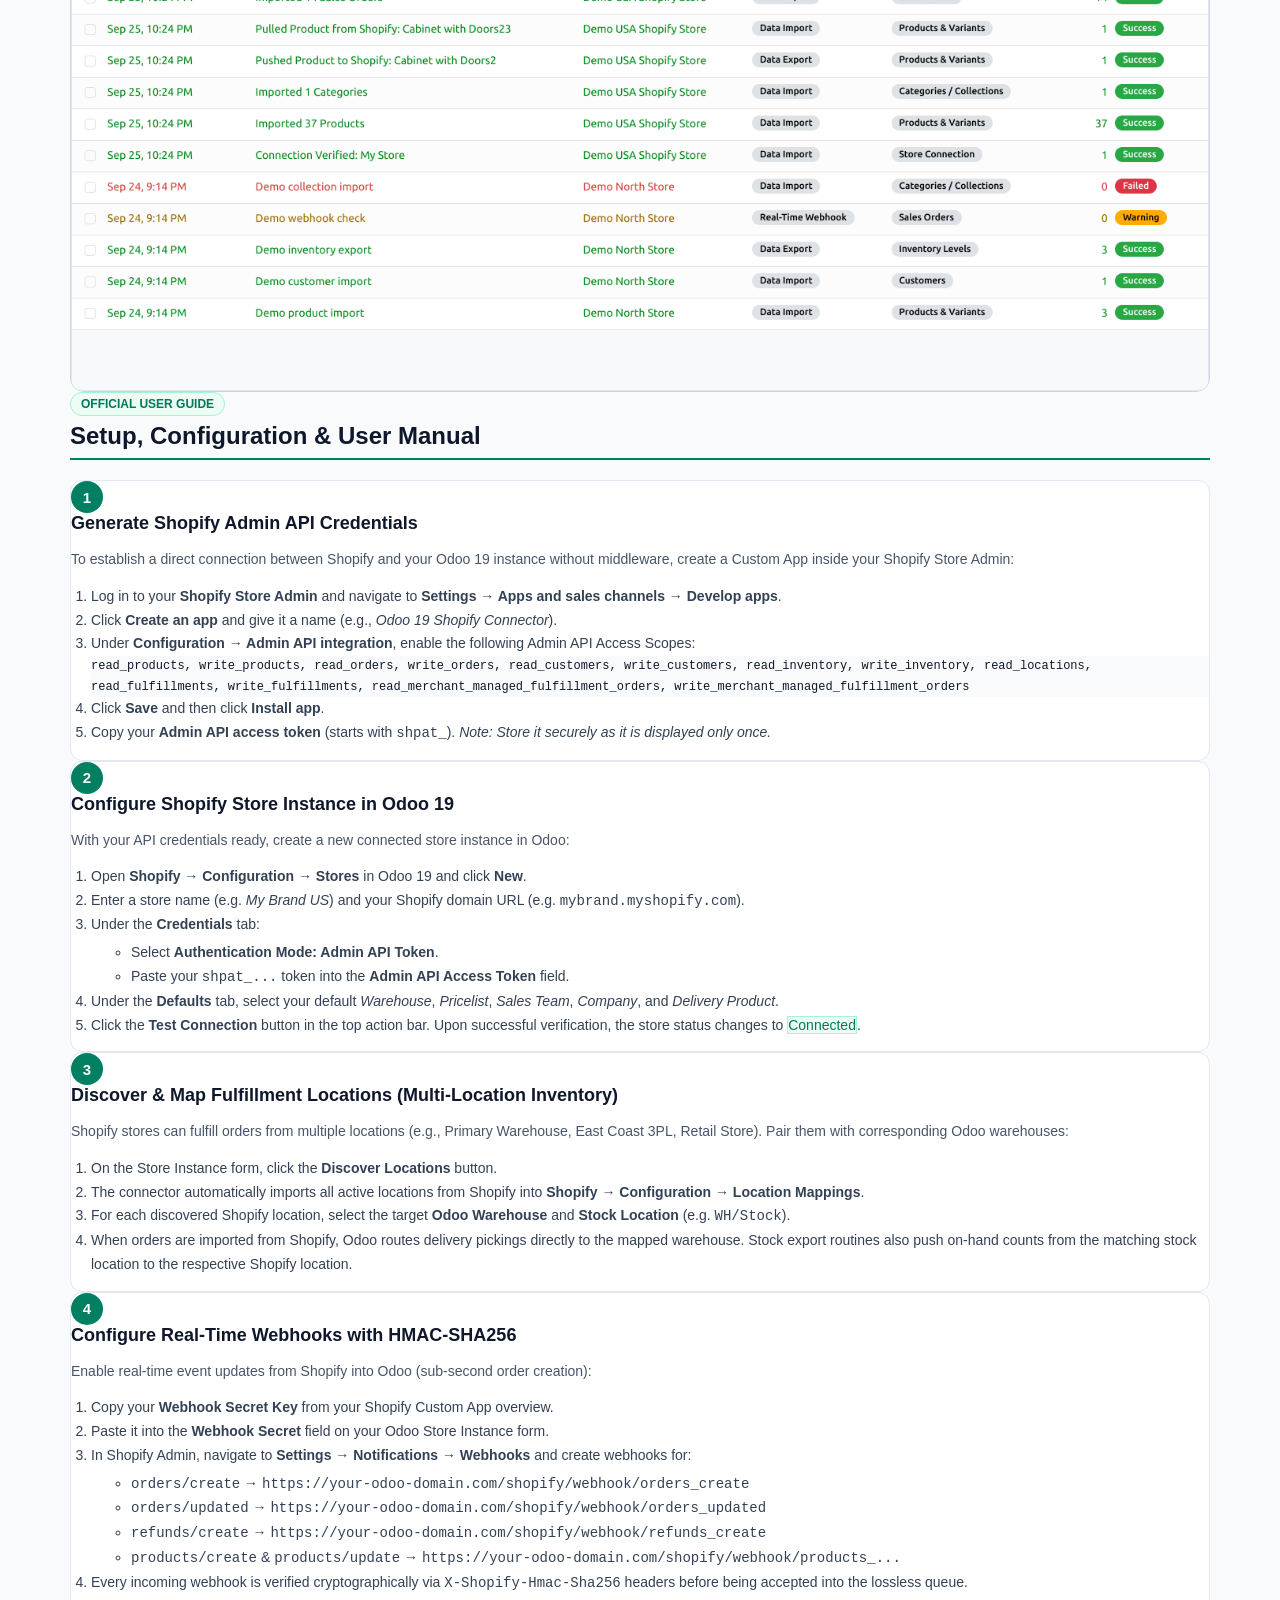
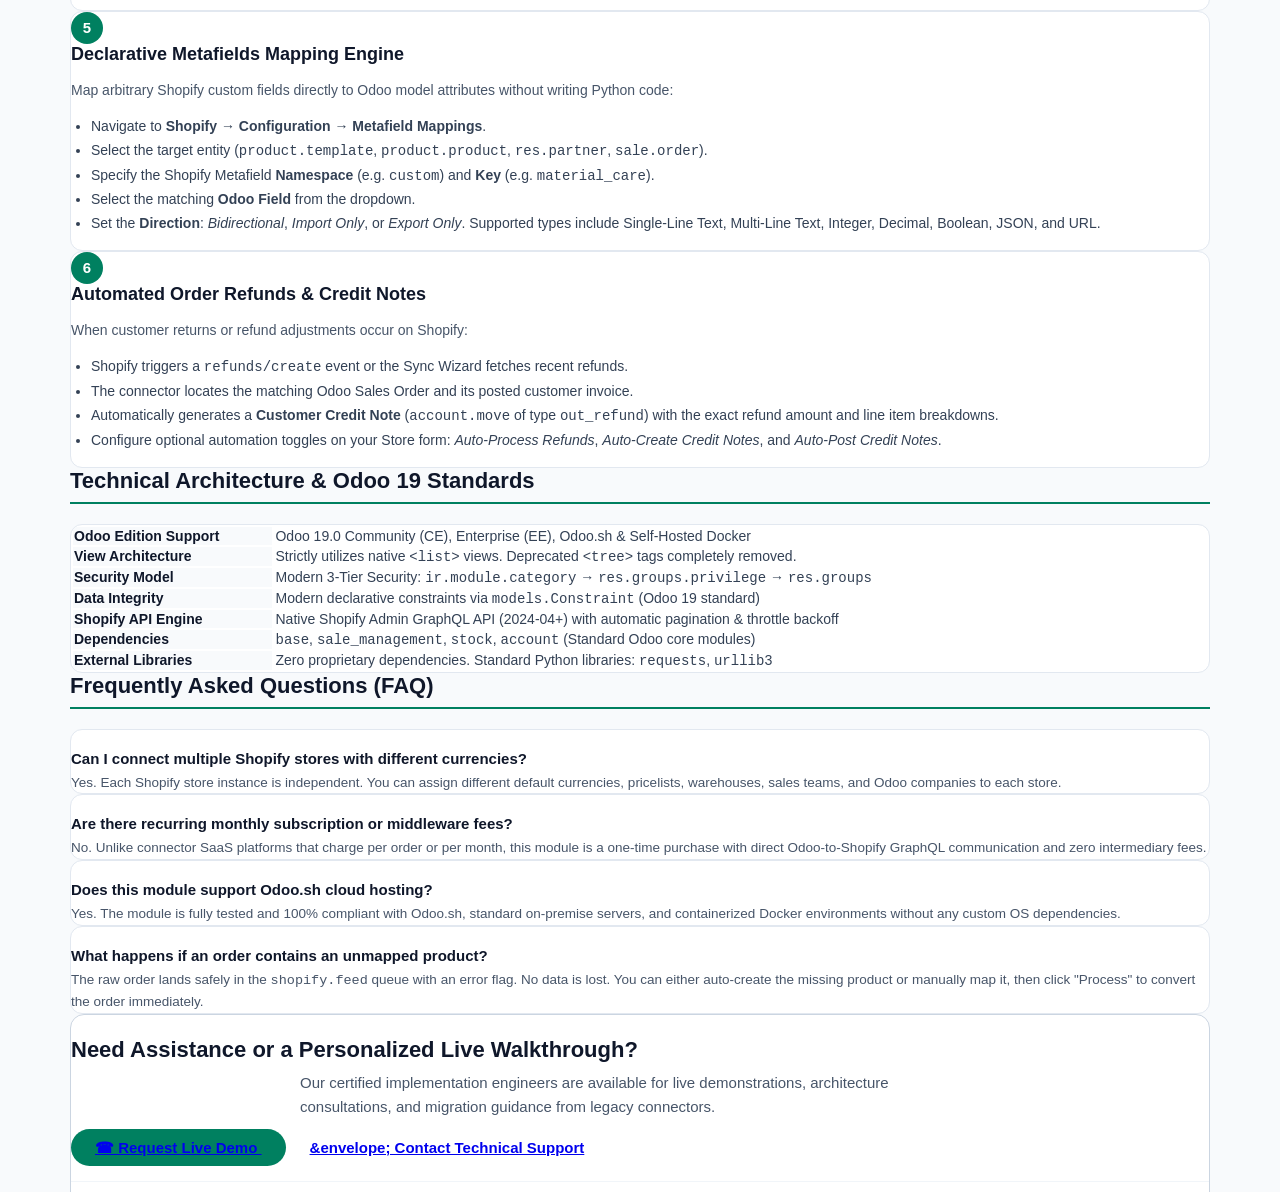
<file: odooteck_odoo_shopify_connector/static/description/index.html>
<!DOCTYPE html>
<html lang="en">
<head>
    <meta charset="UTF-8"/>
    <meta name="viewport" content="width=device-width, initial-scale=1.0"/>
    <title>Shopify Odoo Connector | Multi-Store Shopify Integration for Odoo 19 | Odooteck</title>
</head>
<body style="font-family: -apple-system, BlinkMacSystemFont, 'Segoe UI', Roboto, Helvetica, Arial, sans-serif; color: #1e293b; background-color: #f8fafc; margin: 0; padding: 0;">

<div class="container-fluid p-0" style="background-color: #f8fafc;">
<div class="container py-4" style="max-width: 1140px; margin: 0 auto; padding-left: 15px; padding-right: 15px;">

    <!-- ======================================================== -->
    <!-- 1. TOP BRAND HEADER                                      -->
    <!-- ======================================================== -->
    <div class="card border mb-4" style="border: 1px solid #cbd5e1; border-radius: 14px; background-color: #ffffff;">
        <div class="card-body p-3 p-md-4">
            <div class="d-flex align-items-center justify-content-between flex-wrap">
                <div class="d-flex align-items-center mb-2 mb-md-0">
                    <img src="icon.png" alt="Shopify Odoo Connector Icon" style="width: 58px; height: 58px; border-radius: 12px; border: 1px solid #e2e8f0; display: block; margin-right: 16px;"/>
                    <div>
                        <div style="font-size: 11px; font-weight: 800; color: #008060; text-transform: uppercase; letter-spacing: 0.8px; margin-bottom: 2px;">
                            ODOO 19 &bull; NATIVE INTEGRATION
                        </div>
                        <h1 style="font-size: 22px; font-weight: 800; color: #0f172a; margin: 0; line-height: 1.2;">
                            Shopify Odoo Connector
                        </h1>
                    </div>
                </div>
                <div class="d-flex align-items-center flex-wrap">
                    <span class="badge" style="background-color: #ecfdf5; color: #047857; border: 1px solid #a7f3d0; font-size: 13px; font-weight: 700; padding: 8px 14px; border-radius: 30px; margin-right: 8px; margin-bottom: 4px; display: inline-block;">
                        &check; Verified by Odooteck
                    </span>
                    <span class="badge" style="background-color: #f1f5f9; color: #334155; border: 1px solid #cbd5e1; font-size: 13px; font-weight: 700; padding: 8px 14px; border-radius: 30px; margin-bottom: 4px; display: inline-block;">
                        GraphQL API &bull; Zero Middleware
                    </span>
                </div>
            </div>
        </div>
    </div>

    <!-- ======================================================== -->
    <!-- 2. MAIN HERO BANNER                                      -->
    <!-- ======================================================== -->
    <div class="card border mb-4" style="border: 1px solid #cbd5e1; border-radius: 14px; overflow: hidden; background-color: #ffffff;">
        <img src="banner.png" alt="Shopify Odoo Connector for Odoo 19 Banner" class="img-fluid" style="display: block; width: 100%; height: auto;"/>
    </div>

    <!-- ======================================================== -->
    <!-- 3. HERO HEADLINE & COMPATIBILITY MATRIX                  -->
    <!-- ======================================================== -->
    <div class="mb-4">
        <h2 style="font-size: 28px; font-weight: 800; color: #0f172a; margin-top: 0; margin-bottom: 12px; line-height: 1.3;">
            Shopify Odoo Connector: All-in-One Multi-Store Shopify &amp; Odoo 19 Integration
        </h2>
        <p style="font-size: 16px; color: #475569; line-height: 1.6; margin-bottom: 22px;">
            Connect unlimited Shopify stores directly to Odoo 19. Synchronize product catalogs, variant SKUs, multi-location warehouse inventory, sales orders, customer profiles, custom declarative metafields, order refunds, and real-time delivery fulfillment tracking directly from your Odoo workspace. Communicates natively via Shopify Admin GraphQL API with zero middleware subscriptions, external services, or vendor lock-in.
        </p>

        <!-- 3-Pillar Compatibility Row (Bootstrap Grid) -->
        <div class="row g-3">
            <!-- Pillar 1: Odoo Compatibility -->
            <div class="col-12 col-md-4">
                <div class="card h-100 border" style="border: 1px solid #e2e8f0; border-top: 3px solid #714B67; border-radius: 12px; background-color: #ffffff;">
                    <div class="card-body p-3">
                        <div style="font-size: 11px; font-weight: 800; text-transform: uppercase; color: #714B67; letter-spacing: 0.5px; margin-bottom: 4px;">
                            Odoo Compatibility
                        </div>
                        <div style="font-size: 17px; font-weight: 800; color: #0f172a; margin-bottom: 12px;">
                            Odoo 19 Certified
                        </div>
                        <div style="margin-bottom: 10px;">
                            <span class="badge" style="background-color: #f8fafc; color: #0f172a; border: 1px solid #cbd5e1; font-size: 12px; font-weight: 700; padding: 5px 10px; border-radius: 20px; margin-right: 6px; margin-bottom: 6px; display: inline-block;">
                                &bull; Community (CE)
                            </span>
                            <span class="badge" style="background-color: #faf5ff; color: #581c87; border: 1px solid #d8b4fe; font-size: 12px; font-weight: 700; padding: 5px 10px; border-radius: 20px; margin-bottom: 6px; display: inline-block;">
                                &bull; Enterprise (EE)
                            </span>
                        </div>
                        <div style="font-size: 12px; color: #64748b;">
                            100% native <code>&lt;list&gt;</code> views &amp; modern 3-tier security model
                        </div>
                    </div>
                </div>
            </div>

            <!-- Pillar 2: Deployment Ready -->
            <div class="col-12 col-md-4">
                <div class="card h-100 border" style="border: 1px solid #e2e8f0; border-top: 3px solid #0284c7; border-radius: 12px; background-color: #ffffff;">
                    <div class="card-body p-3">
                        <div style="font-size: 11px; font-weight: 800; text-transform: uppercase; color: #0284c7; letter-spacing: 0.5px; margin-bottom: 4px;">
                            Deployment Modes
                        </div>
                        <div style="font-size: 17px; font-weight: 800; color: #0f172a; margin-bottom: 12px;">
                            Zero Cloud Middleware
                        </div>
                        <div style="margin-bottom: 10px;">
                            <span class="badge" style="background-color: #f0f9ff; color: #0369a1; border: 1px solid #7dd3fc; font-size: 12px; font-weight: 700; padding: 5px 10px; border-radius: 20px; margin-right: 6px; margin-bottom: 6px; display: inline-block;">
                                &bull; Odoo.sh
                            </span>
                            <span class="badge" style="background-color: #f8fafc; color: #0f172a; border: 1px solid #cbd5e1; font-size: 12px; font-weight: 700; padding: 5px 10px; border-radius: 20px; margin-right: 6px; margin-bottom: 6px; display: inline-block;">
                                &bull; On-Premise
                            </span>
                            <span class="badge" style="background-color: #f8fafc; color: #0f172a; border: 1px solid #cbd5e1; font-size: 12px; font-weight: 700; padding: 5px 10px; border-radius: 20px; margin-bottom: 6px; display: inline-block;">
                                &bull; Docker / Linux
                            </span>
                        </div>
                        <div style="font-size: 12px; color: #64748b;">
                            Runs natively in Python 3.10+ / 3.12 without external daemons
                        </div>
                    </div>
                </div>
            </div>

            <!-- Pillar 3: Shopify Editions -->
            <div class="col-12 col-md-4">
                <div class="card h-100 border" style="border: 1px solid #e2e8f0; border-top: 3px solid #008060; border-radius: 12px; background-color: #ffffff;">
                    <div class="card-body p-3">
                        <div style="font-size: 11px; font-weight: 800; text-transform: uppercase; color: #008060; letter-spacing: 0.5px; margin-bottom: 4px;">
                            Shopify Support
                        </div>
                        <div style="font-size: 17px; font-weight: 800; color: #0f172a; margin-bottom: 12px;">
                            All Shopify Plans
                        </div>
                        <div style="margin-bottom: 10px;">
                            <span class="badge" style="background-color: #f8fafc; color: #0f172a; border: 1px solid #cbd5e1; font-size: 12px; font-weight: 700; padding: 5px 10px; border-radius: 20px; margin-right: 6px; margin-bottom: 6px; display: inline-block;">
                                &bull; Basic &amp; Shopify
                            </span>
                            <span class="badge" style="background-color: #f8fafc; color: #0f172a; border: 1px solid #cbd5e1; font-size: 12px; font-weight: 700; padding: 5px 10px; border-radius: 20px; margin-right: 6px; margin-bottom: 6px; display: inline-block;">
                                &bull; Advanced
                            </span>
                            <span class="badge" style="background-color: #f0fdf4; color: #166534; border: 1px solid #86efac; font-size: 12px; font-weight: 700; padding: 5px 10px; border-radius: 20px; margin-bottom: 6px; display: inline-block;">
                                &bull; Shopify Plus &starf;
                            </span>
                        </div>
                        <div style="font-size: 12px; color: #64748b;">
                            Unlimited store instances via Custom App GraphQL credentials
                        </div>
                    </div>
                </div>
            </div>
        </div>
    </div>

    <!-- ======================================================== -->
    <!-- 4. QUICK SECTION JUMP MENU                               -->
    <!-- ======================================================== -->
    <div class="card border mb-4" style="border: 1px solid #e2e8f0; border-radius: 12px; background-color: #ffffff;">
        <div class="card-body p-2 p-md-3">
            <div class="d-flex align-items-center justify-content-center flex-wrap" style="text-align: center;">
                <a href="#features" class="btn btn-sm btn-outline-secondary m-1" style="border-radius: 20px; font-weight: 600; padding: 6px 14px;">&star; Key Features</a>
                <a href="#workflow" class="btn btn-sm btn-outline-secondary m-1" style="border-radius: 20px; font-weight: 600; padding: 6px 14px;">&circlearrowright; How It Works</a>
                <a href="#screenshots" class="btn btn-sm btn-outline-secondary m-1" style="border-radius: 20px; font-weight: 600; padding: 6px 14px;">&camera; Visual Tour</a>
                <a href="#user-guide" class="btn btn-sm btn-success m-1" style="background-color: #008060; border-color: #008060; border-radius: 20px; font-weight: 700; padding: 6px 16px;">&book; Step-by-Step User Guide</a>
                <a href="#architecture" class="btn btn-sm btn-outline-secondary m-1" style="border-radius: 20px; font-weight: 600; padding: 6px 14px;">&gear; Architecture</a>
                <a href="#faq" class="btn btn-sm btn-outline-secondary m-1" style="border-radius: 20px; font-weight: 600; padding: 6px 14px;">&quest; FAQ &amp; Support</a>
            </div>
        </div>
    </div>

    <!-- ======================================================== -->
    <!-- 5. KEY FEATURES & CAPABILITIES                           -->
    <!-- ======================================================== -->
    <div id="features" class="mb-5">
        <div style="border-bottom: 2px solid #008060; padding-bottom: 8px; margin-bottom: 20px;">
            <h3 style="font-size: 22px; font-weight: 800; color: #0f172a; margin: 0;">
                Key Features &amp; Capabilities
            </h3>
        </div>

        <div class="row g-3">
            <!-- Feature 1 -->
            <div class="col-12 col-md-6 col-lg-3">
                <div class="card h-100 border" style="border: 1px solid #e2e8f0; border-radius: 12px; background-color: #ffffff;">
                    <div class="card-body p-3">
                        <div style="font-size: 22px; margin-bottom: 8px;">🏬</div>
                        <h4 style="font-size: 15px; font-weight: 700; color: #0f172a; margin-bottom: 6px;">
                            Multi-Store Operations
                        </h4>
                        <p style="font-size: 13px; color: #64748b; line-height: 1.5; margin: 0;">
                            Connect unlimited Shopify stores to a single Odoo 19 database. Configure independent warehouses, pricelists, currencies, companies, and sales teams per store.
                        </p>
                    </div>
                </div>
            </div>

            <!-- Feature 2 -->
            <div class="col-12 col-md-6 col-lg-3">
                <div class="card h-100 border" style="border: 1px solid #e2e8f0; border-radius: 12px; background-color: #ffffff;">
                    <div class="card-body p-3">
                        <div style="font-size: 22px; margin-bottom: 8px;">🛡️</div>
                        <h4 style="font-size: 15px; font-weight: 700; color: #0f172a; margin-bottom: 6px;">
                            Lossless Staging Feeds
                        </h4>
                        <p style="font-size: 13px; color: #64748b; line-height: 1.5; margin: 0;">
                            Incoming payloads land in resilient <code>shopify.feed</code> staging queues. Inspect full raw JSON, view traceback errors, and re-process failed records in one click.
                        </p>
                    </div>
                </div>
            </div>

            <!-- Feature 3 -->
            <div class="col-12 col-md-6 col-lg-3">
                <div class="card h-100 border" style="border: 1px solid #e2e8f0; border-radius: 12px; background-color: #ffffff;">
                    <div class="card-body p-3">
                        <div style="font-size: 22px; margin-bottom: 8px;">🔄</div>
                        <h4 style="font-size: 15px; font-weight: 700; color: #0f172a; margin-bottom: 6px;">
                            Bi-Directional Catalog
                        </h4>
                        <p style="font-size: 13px; color: #64748b; line-height: 1.5; margin: 0;">
                            Export Odoo templates &amp; variants to Shopify, or import Shopify catalogs into Odoo with automated SKU, barcode, price, and variant matrix cross-referencing.
                        </p>
                    </div>
                </div>
            </div>

            <!-- Feature 4 -->
            <div class="col-12 col-md-6 col-lg-3">
                <div class="card h-100 border" style="border: 1px solid #e2e8f0; border-radius: 12px; background-color: #ffffff;">
                    <div class="card-body p-3">
                        <div style="font-size: 22px; margin-bottom: 8px;">📍</div>
                        <h4 style="font-size: 15px; font-weight: 700; color: #0f172a; margin-bottom: 6px;">
                            Multi-Location Stock Sync
                        </h4>
                        <p style="font-size: 13px; color: #64748b; line-height: 1.5; margin: 0;">
                            Pair discovered Shopify fulfillment locations with Odoo warehouses. Push on-hand quantities, import Shopify stock counts, and route order deliveries automatically.
                        </p>
                    </div>
                </div>
            </div>

            <!-- Feature 5 -->
            <div class="col-12 col-md-6 col-lg-3">
                <div class="card h-100 border" style="border: 1px solid #e2e8f0; border-radius: 12px; background-color: #ffffff;">
                    <div class="card-body p-3">
                        <div style="font-size: 22px; margin-bottom: 8px;">📦</div>
                        <h4 style="font-size: 15px; font-weight: 700; color: #0f172a; margin-bottom: 6px;">
                            Automated Delivery Tracking
                        </h4>
                        <p style="font-size: 13px; color: #64748b; line-height: 1.5; margin: 0;">
                            Validating a delivery order (stock picking) in Odoo immediately pushes tracking reference numbers and carrier names to Shopify, fulfilling orders instantly.
                        </p>
                    </div>
                </div>
            </div>

            <!-- Feature 6 -->
            <div class="col-12 col-md-6 col-lg-3">
                <div class="card h-100 border" style="border: 1px solid #e2e8f0; border-radius: 12px; background-color: #ffffff;">
                    <div class="card-body p-3">
                        <div style="font-size: 22px; margin-bottom: 8px;">🏷️</div>
                        <h4 style="font-size: 15px; font-weight: 700; color: #0f172a; margin-bottom: 6px;">
                            Declarative Metafields
                        </h4>
                        <p style="font-size: 13px; color: #64748b; line-height: 1.5; margin: 0;">
                            Map custom Shopify metafields (materials, care guides, SEO, JSON attributes) directly to native or custom Odoo fields with bi-directional sync direction control.
                        </p>
                    </div>
                </div>
            </div>

            <!-- Feature 7 -->
            <div class="col-12 col-md-6 col-lg-3">
                <div class="card h-100 border" style="border: 1px solid #e2e8f0; border-radius: 12px; background-color: #ffffff;">
                    <div class="card-body p-3">
                        <div style="font-size: 22px; margin-bottom: 8px;">💳</div>
                        <h4 style="font-size: 15px; font-weight: 700; color: #0f172a; margin-bottom: 6px;">
                            Automated Order Refunds
                        </h4>
                        <p style="font-size: 13px; color: #64748b; line-height: 1.5; margin: 0;">
                            When orders are refunded on Shopify, the connector captures refund events, generates matching Customer Credit Notes in Odoo, and provides optional auto-posting.
                        </p>
                    </div>
                </div>
            </div>

            <!-- Feature 8 -->
            <div class="col-12 col-md-6 col-lg-3">
                <div class="card h-100 border" style="border: 1px solid #e2e8f0; border-radius: 12px; background-color: #ffffff;">
                    <div class="card-body p-3">
                        <div style="font-size: 22px; margin-bottom: 8px;">⚡</div>
                        <h4 style="font-size: 15px; font-weight: 700; color: #0f172a; margin-bottom: 6px;">
                            HMAC Webhooks &amp; Crons
                        </h4>
                        <p style="font-size: 13px; color: #64748b; line-height: 1.5; margin: 0;">
                            Built-in HTTP controller with cryptographic HMAC-SHA256 signature verification for instant Shopify webhooks, scheduled cron automation, and complete audit logging.
                        </p>
                    </div>
                </div>
            </div>
        </div>
    </div>

    <!-- ======================================================== -->
    <!-- 6. HOW THE WORKFLOW WORKS (SYNC FLOW)                    -->
    <!-- ======================================================== -->
    <div id="workflow" class="mb-5">
        <div style="border-bottom: 2px solid #008060; padding-bottom: 8px; margin-bottom: 20px;">
            <h3 style="font-size: 22px; font-weight: 800; color: #0f172a; margin: 0;">
                How the Workflow Works
            </h3>
        </div>

        <!-- Sync Flow Banner / Animation -->
        <div class="card border mb-3" style="border: 1px solid #cbd5e1; border-radius: 12px; overflow: hidden; background-color: #ffffff;">
            <img src="sync_flow.gif" alt="Shopify Odoo Synchronization Workflow Flowchart" class="img-fluid" style="display: block; width: 100%; height: auto;"/>
        </div>

        <div class="row g-3">
            <div class="col-12 col-md-3">
                <div class="card h-100 border" style="border: 1px solid #e2e8f0; border-radius: 10px; background-color: #ffffff;">
                    <div class="card-body p-3">
                        <div style="font-size: 13px; font-weight: 800; color: #008060; margin-bottom: 4px;">STEP 1: INGESTION</div>
                        <div style="font-size: 15px; font-weight: 700; color: #0f172a; margin-bottom: 6px;">Webhook or Cron Trigger</div>
                        <div style="font-size: 13px; color: #64748b; line-height: 1.5;">
                            Shopify triggers an HMAC-verified webhook (Order, Product, Customer, Refund) or Odoo polls via scheduled cron or the manual Sync Wizard.
                        </div>
                    </div>
                </div>
            </div>
            <div class="col-12 col-md-3">
                <div class="card h-100 border" style="border: 1px solid #e2e8f0; border-radius: 10px; background-color: #ffffff;">
                    <div class="card-body p-3">
                        <div style="font-size: 13px; font-weight: 800; color: #0284c7; margin-bottom: 4px;">STEP 2: RESILIENCE</div>
                        <div style="font-size: 15px; font-weight: 700; color: #0f172a; margin-bottom: 6px;">Lossless Staging Queue</div>
                        <div style="font-size: 13px; color: #64748b; line-height: 1.5;">
                            Raw payloads land in <code>shopify.feed</code> in a Pending state. If tax or mapping rules are missing, inspect raw JSON and re-process with one click.
                        </div>
                    </div>
                </div>
            </div>
            <div class="col-12 col-md-3">
                <div class="card h-100 border" style="border: 1px solid #e2e8f0; border-radius: 10px; background-color: #ffffff;">
                    <div class="card-body p-3">
                        <div style="font-size: 13px; font-weight: 800; color: #714B67; margin-bottom: 4px;">STEP 3: CONVERSION</div>
                        <div style="font-size: 15px; font-weight: 700; color: #0f172a; margin-bottom: 6px;">Core Odoo Records</div>
                        <div style="font-size: 13px; color: #64748b; line-height: 1.5;">
                            Feeds resolve to core Odoo records: Sales Orders, Deliveries, Partners, Products, and Invoices with automatic tax, discount, and carrier mapping.
                        </div>
                    </div>
                </div>
            </div>
            <div class="col-12 col-md-3">
                <div class="card h-100 border" style="border: 1px solid #e2e8f0; border-radius: 10px; background-color: #ffffff;">
                    <div class="card-body p-3">
                        <div style="font-size: 13px; font-weight: 800; color: #059669; margin-bottom: 4px;">STEP 4: FEEDBACK</div>
                        <div style="font-size: 15px; font-weight: 700; color: #0f172a; margin-bottom: 6px;">Fulfillment &amp; Stock Push</div>
                        <div style="font-size: 13px; color: #64748b; line-height: 1.5;">
                            Validating delivery pickings in Odoo dispatches carrier tracking numbers to Shopify, marking orders fulfilled and updating live stock counts.
                        </div>
                    </div>
                </div>
            </div>
        </div>
    </div>

    <!-- ======================================================== -->
    <!-- 7. VISUAL TOUR / SCREENSHOTS GALLERY                     -->
    <!-- ======================================================== -->
    <div id="screenshots" class="mb-5">
        <div style="border-bottom: 2px solid #008060; padding-bottom: 8px; margin-bottom: 20px;">
            <h3 style="font-size: 22px; font-weight: 800; color: #0f172a; margin: 0;">
                Visual Tour &amp; Dashboard Operations
            </h3>
        </div>
        <p style="font-size: 15px; color: #64748b; margin-bottom: 24px;">
            Real screenshots from live Odoo 19 instances showcasing dashboards, store kanban, lossless queues, and mapping tables.
        </p>

        <!-- Screenshot 1: Store Insights -->
        <div class="card border mb-4" style="border: 1px solid #cbd5e1; border-radius: 14px; overflow: hidden; background-color: #ffffff;">
            <div class="card-header bg-light border-bottom p-3" style="border-color: #e2e8f0;">
                <div class="d-flex align-items-center justify-content-between flex-wrap">
                    <div class="d-flex align-items-center">
                        <span style="display: inline-block; width: 10px; height: 10px; border-radius: 50%; background-color: #ef4444; margin-right: 6px;"></span>
                        <span style="display: inline-block; width: 10px; height: 10px; border-radius: 50%; background-color: #f59e0b; margin-right: 6px;"></span>
                        <span style="display: inline-block; width: 10px; height: 10px; border-radius: 50%; background-color: #10b981; margin-right: 10px;"></span>
                        <strong style="color: #0f172a; font-size: 15px;">Shopify Operations &amp; Store Insights Dashboard</strong>
                    </div>
                    <span class="badge" style="background-color: #f1f5f9; color: #475569; border: 1px solid #cbd5e1;">Live Analytics</span>
                </div>
            </div>
            <div class="card-body p-3">
                <p style="font-size: 14px; color: #475569; margin-bottom: 14px;">
                    Real-time visual overview of Shopify operations in Odoo, including total synced orders, GMV sales revenue, connected store statuses, queue health metrics, and pending errors.
                </p>
                <div style="border: 1px solid #e2e8f0; border-radius: 8px; overflow: hidden;">
                    <img src="01_store_insights.png" alt="Shopify Operations and Store Insights Dashboard in Odoo 19" class="img-fluid" style="display: block; width: 100%; height: auto;"/>
                </div>
            </div>
        </div>

        <!-- Screenshot 2: Store Kanban -->
        <div class="card border mb-4" style="border: 1px solid #cbd5e1; border-radius: 14px; overflow: hidden; background-color: #ffffff;">
            <div class="card-header bg-light border-bottom p-3" style="border-color: #e2e8f0;">
                <div class="d-flex align-items-center justify-content-between flex-wrap">
                    <div class="d-flex align-items-center">
                        <span style="display: inline-block; width: 10px; height: 10px; border-radius: 50%; background-color: #ef4444; margin-right: 6px;"></span>
                        <span style="display: inline-block; width: 10px; height: 10px; border-radius: 50%; background-color: #f59e0b; margin-right: 6px;"></span>
                        <span style="display: inline-block; width: 10px; height: 10px; border-radius: 50%; background-color: #10b981; margin-right: 10px;"></span>
                        <strong style="color: #0f172a; font-size: 15px;">Multi-Store Kanban Overview</strong>
                    </div>
                    <span class="badge" style="background-color: #f1f5f9; color: #475569; border: 1px solid #cbd5e1;">Multi-Instance</span>
                </div>
            </div>
            <div class="card-body p-3">
                <p style="font-size: 14px; color: #475569; margin-bottom: 14px;">
                    Operate multiple stores from a single interactive Kanban view with quick sync action buttons, store URLs, company assignments, pricelists, and live connection status indicators.
                </p>
                <div style="border: 1px solid #e2e8f0; border-radius: 8px; overflow: hidden;">
                    <img src="02_stores_kanban.png" alt="Multi-Store Shopify Kanban Overview in Odoo 19" class="img-fluid" style="display: block; width: 100%; height: auto;"/>
                </div>
            </div>
        </div>

        <!-- Screenshot 3: Store Configuration -->
        <div class="card border mb-4" style="border: 1px solid #cbd5e1; border-radius: 14px; overflow: hidden; background-color: #ffffff;">
            <div class="card-header bg-light border-bottom p-3" style="border-color: #e2e8f0;">
                <div class="d-flex align-items-center justify-content-between flex-wrap">
                    <div class="d-flex align-items-center">
                        <span style="display: inline-block; width: 10px; height: 10px; border-radius: 50%; background-color: #ef4444; margin-right: 6px;"></span>
                        <span style="display: inline-block; width: 10px; height: 10px; border-radius: 50%; background-color: #f59e0b; margin-right: 6px;"></span>
                        <span style="display: inline-block; width: 10px; height: 10px; border-radius: 50%; background-color: #10b981; margin-right: 10px;"></span>
                        <strong style="color: #0f172a; font-size: 15px;">Store Configuration, OAuth 2.0 &amp; GraphQL API Settings</strong>
                    </div>
                    <span class="badge" style="background-color: #f1f5f9; color: #475569; border: 1px solid #cbd5e1;">API Setup</span>
                </div>
            </div>
            <div class="card-body p-3">
                <p style="font-size: 14px; color: #475569; margin-bottom: 14px;">
                    Flexible authentication via Shopify OAuth 2.0 (1-Click Redirect) or Direct Admin API Token. Configure default warehouses, pricelists, delivery products, and auto-invoicing rules.
                </p>
                <div style="border: 1px solid #e2e8f0; border-radius: 8px; overflow: hidden;">
                    <img src="03_store_instance_form.png" alt="Shopify Store Instance Form and API Settings in Odoo 19" class="img-fluid" style="display: block; width: 100%; height: auto;"/>
                </div>
            </div>
        </div>

        <!-- Screenshot 4: Staging Feeds Queue -->
        <div class="card border mb-4" style="border: 1px solid #cbd5e1; border-radius: 14px; overflow: hidden; background-color: #ffffff;">
            <div class="card-header bg-light border-bottom p-3" style="border-color: #e2e8f0;">
                <div class="d-flex align-items-center justify-content-between flex-wrap">
                    <div class="d-flex align-items-center">
                        <span style="display: inline-block; width: 10px; height: 10px; border-radius: 50%; background-color: #ef4444; margin-right: 6px;"></span>
                        <span style="display: inline-block; width: 10px; height: 10px; border-radius: 50%; background-color: #f59e0b; margin-right: 6px;"></span>
                        <span style="display: inline-block; width: 10px; height: 10px; border-radius: 50%; background-color: #10b981; margin-right: 10px;"></span>
                        <strong style="color: #0f172a; font-size: 15px;">Lossless Staging Feeds Queue (shopify.feed)</strong>
                    </div>
                    <span class="badge" style="background-color: #f1f5f9; color: #475569; border: 1px solid #cbd5e1;">Zero Data Loss</span>
                </div>
            </div>
            <div class="card-body p-3">
                <p style="font-size: 14px; color: #475569; margin-bottom: 14px;">
                    Shopify product, order, customer, and refund staging queues with processing states (Pending, Processed, Failed). Inspect raw JSON payloads and re-process failed records anytime.
                </p>
                <div style="border: 1px solid #e2e8f0; border-radius: 8px; overflow: hidden;">
                    <img src="04_staging_feeds.png" alt="Shopify Lossless Staging Feeds Queue in Odoo 19" class="img-fluid" style="display: block; width: 100%; height: auto;"/>
                </div>
            </div>
        </div>

        <!-- Screenshot 5: Product & Variant Mappings -->
        <div class="card border mb-4" style="border: 1px solid #cbd5e1; border-radius: 14px; overflow: hidden; background-color: #ffffff;">
            <div class="card-header bg-light border-bottom p-3" style="border-color: #e2e8f0;">
                <div class="d-flex align-items-center justify-content-between flex-wrap">
                    <div class="d-flex align-items-center">
                        <span style="display: inline-block; width: 10px; height: 10px; border-radius: 50%; background-color: #ef4444; margin-right: 6px;"></span>
                        <span style="display: inline-block; width: 10px; height: 10px; border-radius: 50%; background-color: #f59e0b; margin-right: 6px;"></span>
                        <span style="display: inline-block; width: 10px; height: 10px; border-radius: 50%; background-color: #10b981; margin-right: 10px;"></span>
                        <strong style="color: #0f172a; font-size: 15px;">Product &amp; Variant SKU Mapping Tables</strong>
                    </div>
                    <span class="badge" style="background-color: #f1f5f9; color: #475569; border: 1px solid #cbd5e1;">Bi-directional</span>
                </div>
            </div>
            <div class="card-body p-3">
                <p style="font-size: 14px; color: #475569; margin-bottom: 14px;">
                    Complete cross-reference of Odoo product templates and variants with Shopify Product IDs, Variant IDs, and Inventory Item IDs.
                </p>
                <div style="border: 1px solid #e2e8f0; border-radius: 8px; overflow: hidden;">
                    <img src="05_product_mappings.png" alt="Shopify Product and Variant Mapping Table in Odoo 19" class="img-fluid" style="display: block; width: 100%; height: auto;"/>
                </div>
            </div>
        </div>

        <!-- Screenshot 6: Multi-Location Warehouse Mappings -->
        <div class="card border mb-4" style="border: 1px solid #cbd5e1; border-radius: 14px; overflow: hidden; background-color: #ffffff;">
            <div class="card-header bg-light border-bottom p-3" style="border-color: #e2e8f0;">
                <div class="d-flex align-items-center justify-content-between flex-wrap">
                    <div class="d-flex align-items-center">
                        <span style="display: inline-block; width: 10px; height: 10px; border-radius: 50%; background-color: #ef4444; margin-right: 6px;"></span>
                        <span style="display: inline-block; width: 10px; height: 10px; border-radius: 50%; background-color: #f59e0b; margin-right: 6px;"></span>
                        <span style="display: inline-block; width: 10px; height: 10px; border-radius: 50%; background-color: #10b981; margin-right: 10px;"></span>
                        <strong style="color: #0f172a; font-size: 15px;">Multi-Location Warehouse Mappings</strong>
                    </div>
                    <span class="badge" style="background-color: #f1f5f9; color: #475569; border: 1px solid #cbd5e1;">Location Routing</span>
                </div>
            </div>
            <div class="card-body p-3">
                <p style="font-size: 14px; color: #475569; margin-bottom: 14px;">
                    Pair discovered Shopify fulfillment locations with Odoo warehouses and internal stock locations for accurate stock push, stock import, and order routing.
                </p>
                <div style="border: 1px solid #e2e8f0; border-radius: 8px; overflow: hidden;">
                    <img src="09_location_mappings.png" alt="Shopify Multi-Location Fulfillment Warehouse Mapping in Odoo 19" class="img-fluid" style="display: block; width: 100%; height: auto;"/>
                </div>
            </div>
        </div>

        <!-- Screenshot 7: Order Mappings -->
        <div class="card border mb-4" style="border: 1px solid #cbd5e1; border-radius: 14px; overflow: hidden; background-color: #ffffff;">
            <div class="card-header bg-light border-bottom p-3" style="border-color: #e2e8f0;">
                <div class="d-flex align-items-center justify-content-between flex-wrap">
                    <div class="d-flex align-items-center">
                        <span style="display: inline-block; width: 10px; height: 10px; border-radius: 50%; background-color: #ef4444; margin-right: 6px;"></span>
                        <span style="display: inline-block; width: 10px; height: 10px; border-radius: 50%; background-color: #f59e0b; margin-right: 6px;"></span>
                        <span style="display: inline-block; width: 10px; height: 10px; border-radius: 50%; background-color: #10b981; margin-right: 10px;"></span>
                        <strong style="color: #0f172a; font-size: 15px;">Order Mappings &amp; Financial Tracking</strong>
                    </div>
                    <span class="badge" style="background-color: #f1f5f9; color: #475569; border: 1px solid #cbd5e1;">Sales Orders</span>
                </div>
            </div>
            <div class="card-body p-3">
                <p style="font-size: 14px; color: #475569; margin-bottom: 14px;">
                    Shopify orders mapped directly to Odoo sales orders, financial status (Paid, Pending, Refunded), fulfillment status, and customer contacts.
                </p>
                <div style="border: 1px solid #e2e8f0; border-radius: 8px; overflow: hidden;">
                    <img src="06_order_mappings.png" alt="Shopify Sales Order and Financial Status Mapping in Odoo 19" class="img-fluid" style="display: block; width: 100%; height: auto;"/>
                </div>
            </div>
        </div>

        <!-- Screenshot 8: Sync Operations Wizard -->
        <div class="card border mb-4" style="border: 1px solid #cbd5e1; border-radius: 14px; overflow: hidden; background-color: #ffffff;">
            <div class="card-header bg-light border-bottom p-3" style="border-color: #e2e8f0;">
                <div class="d-flex align-items-center justify-content-between flex-wrap">
                    <div class="d-flex align-items-center">
                        <span style="display: inline-block; width: 10px; height: 10px; border-radius: 50%; background-color: #ef4444; margin-right: 6px;"></span>
                        <span style="display: inline-block; width: 10px; height: 10px; border-radius: 50%; background-color: #f59e0b; margin-right: 6px;"></span>
                        <span style="display: inline-block; width: 10px; height: 10px; border-radius: 50%; background-color: #10b981; margin-right: 10px;"></span>
                        <strong style="color: #0f172a; font-size: 15px;">Interactive Sync Operations Wizard</strong>
                    </div>
                    <span class="badge" style="background-color: #f1f5f9; color: #475569; border: 1px solid #cbd5e1;">Batch Control</span>
                </div>
            </div>
            <div class="card-body p-3">
                <p style="font-size: 14px; color: #475569; margin-bottom: 14px;">
                    On-demand manual synchronization with granular filters: select target entity (Orders, Products, Customers, Inventory, Refunds), date range, and record batch size.
                </p>
                <div style="border: 1px solid #e2e8f0; border-radius: 8px; overflow: hidden;">
                    <img src="10_sync_wizard.png" alt="Interactive Shopify Sync Operations Wizard for Odoo 19" class="img-fluid" style="display: block; width: 100%; height: auto;"/>
                </div>
            </div>
        </div>

        <!-- Screenshot 9: Sync History & Audit Trail -->
        <div class="card border mb-4" style="border: 1px solid #cbd5e1; border-radius: 14px; overflow: hidden; background-color: #ffffff;">
            <div class="card-header bg-light border-bottom p-3" style="border-color: #e2e8f0;">
                <div class="d-flex align-items-center justify-content-between flex-wrap">
                    <div class="d-flex align-items-center">
                        <span style="display: inline-block; width: 10px; height: 10px; border-radius: 50%; background-color: #ef4444; margin-right: 6px;"></span>
                        <span style="display: inline-block; width: 10px; height: 10px; border-radius: 50%; background-color: #f59e0b; margin-right: 6px;"></span>
                        <span style="display: inline-block; width: 10px; height: 10px; border-radius: 50%; background-color: #10b981; margin-right: 10px;"></span>
                        <strong style="color: #0f172a; font-size: 15px;">Synchronization History &amp; Audit Trail</strong>
                    </div>
                    <span class="badge" style="background-color: #f1f5f9; color: #475569; border: 1px solid #cbd5e1;">Audit Logs</span>
                </div>
            </div>
            <div class="card-body p-3">
                <p style="font-size: 14px; color: #475569; margin-bottom: 14px;">
                    Shopify synchronization audit trail with execution results (Success, Warning, Error), processed record counts, execution duration, and full error log tracebacks.
                </p>
                <div style="border: 1px solid #e2e8f0; border-radius: 8px; overflow: hidden;">
                    <img src="07_sync_history.png" alt="Detailed Shopify Synchronization Audit History in Odoo 19" class="img-fluid" style="display: block; width: 100%; height: auto;"/>
                </div>
            </div>
        </div>
    </div>

    <!-- ======================================================== -->
    <!-- 8. STEP-BY-STEP USER GUIDE & CONFIGURATION MANUAL        -->
    <!-- ======================================================== -->
    <div id="user-guide" class="mb-5">
        <div style="border-bottom: 2px solid #008060; padding-bottom: 8px; margin-bottom: 20px;">
            <span class="badge" style="background-color: #ecfdf5; color: #047857; border: 1px solid #a7f3d0; font-size: 12px; font-weight: 700; padding: 4px 10px; border-radius: 12px; margin-bottom: 6px; display: inline-block;">
                OFFICIAL USER GUIDE
            </span>
            <h3 style="font-size: 24px; font-weight: 800; color: #0f172a; margin: 0;">
                Setup, Configuration &amp; User Manual
            </h3>
        </div>

        <!-- Guide Step 1: Shopify Admin Credentials -->
        <div class="card border mb-3" style="border: 1px solid #e2e8f0; border-radius: 12px; background-color: #ffffff;">
            <div class="card-body p-4">
                <div class="d-flex align-items-center mb-3">
                    <span style="display: inline-flex; align-items: center; justify-content: center; width: 32px; height: 32px; border-radius: 50%; background-color: #008060; color: #ffffff; font-weight: 800; font-size: 15px; margin-right: 12px; flex-shrink: 0;">
                        1
                    </span>
                    <h4 style="font-size: 18px; font-weight: 800; color: #0f172a; margin: 0;">
                        Generate Shopify Admin API Credentials
                    </h4>
                </div>
                <p style="font-size: 14px; color: #475569; line-height: 1.6; margin-bottom: 12px;">
                    To establish a direct connection between Shopify and your Odoo 19 instance without middleware, create a Custom App inside your Shopify Store Admin:
                </p>
                <ol style="font-size: 14px; color: #334155; line-height: 1.7; padding-left: 20px; margin-bottom: 14px;">
                    <li>Log in to your <strong>Shopify Store Admin</strong> and navigate to <strong>Settings &rarr; Apps and sales channels &rarr; Develop apps</strong>.</li>
                    <li>Click <strong>Create an app</strong> and give it a name (e.g., <em>Odoo 19 Shopify Connector</em>).</li>
                    <li>Under <strong>Configuration &rarr; Admin API integration</strong>, enable the following Admin API Access Scopes:
                        <div class="p-2 my-2 border rounded" style="background-color: #f8fafc; font-family: monospace; font-size: 12px; color: #0f172a;">
                            read_products, write_products, read_orders, write_orders, read_customers, write_customers, read_inventory, write_inventory, read_locations, read_fulfillments, write_fulfillments, read_merchant_managed_fulfillment_orders, write_merchant_managed_fulfillment_orders
                        </div>
                    </li>
                    <li>Click <strong>Save</strong> and then click <strong>Install app</strong>.</li>
                    <li>Copy your <strong>Admin API access token</strong> (starts with <code>shpat_</code>). <em>Note: Store it securely as it is displayed only once.</em></li>
                </ol>
            </div>
        </div>

        <!-- Guide Step 2: Configure Store in Odoo -->
        <div class="card border mb-3" style="border: 1px solid #e2e8f0; border-radius: 12px; background-color: #ffffff;">
            <div class="card-body p-4">
                <div class="d-flex align-items-center mb-3">
                    <span style="display: inline-flex; align-items: center; justify-content: center; width: 32px; height: 32px; border-radius: 50%; background-color: #008060; color: #ffffff; font-weight: 800; font-size: 15px; margin-right: 12px; flex-shrink: 0;">
                        2
                    </span>
                    <h4 style="font-size: 18px; font-weight: 800; color: #0f172a; margin: 0;">
                        Configure Shopify Store Instance in Odoo 19
                    </h4>
                </div>
                <p style="font-size: 14px; color: #475569; line-height: 1.6; margin-bottom: 12px;">
                    With your API credentials ready, create a new connected store instance in Odoo:
                </p>
                <ol style="font-size: 14px; color: #334155; line-height: 1.7; padding-left: 20px; margin-bottom: 14px;">
                    <li>Open <strong>Shopify &rarr; Configuration &rarr; Stores</strong> in Odoo 19 and click <strong>New</strong>.</li>
                    <li>Enter a store name (e.g. <em>My Brand US</em>) and your Shopify domain URL (e.g. <code>mybrand.myshopify.com</code>).</li>
                    <li>Under the <strong>Credentials</strong> tab:
                        <ul style="margin-top: 4px;">
                            <li>Select <strong>Authentication Mode: Admin API Token</strong>.</li>
                            <li>Paste your <code>shpat_...</code> token into the <strong>Admin API Access Token</strong> field.</li>
                        </ul>
                    </li>
                    <li>Under the <strong>Defaults</strong> tab, select your default <em>Warehouse</em>, <em>Pricelist</em>, <em>Sales Team</em>, <em>Company</em>, and <em>Delivery Product</em>.</li>
                    <li>Click the <strong>Test Connection</strong> button in the top action bar. Upon successful verification, the store status changes to <span class="badge" style="background-color: #ecfdf5; color: #047857; border: 1px solid #a7f3d0;">Connected</span>.</li>
                </ol>
            </div>
        </div>

        <!-- Guide Step 3: Location Mapping & Multi-Location Stock -->
        <div class="card border mb-3" style="border: 1px solid #e2e8f0; border-radius: 12px; background-color: #ffffff;">
            <div class="card-body p-4">
                <div class="d-flex align-items-center mb-3">
                    <span style="display: inline-flex; align-items: center; justify-content: center; width: 32px; height: 32px; border-radius: 50%; background-color: #008060; color: #ffffff; font-weight: 800; font-size: 15px; margin-right: 12px; flex-shrink: 0;">
                        3
                    </span>
                    <h4 style="font-size: 18px; font-weight: 800; color: #0f172a; margin: 0;">
                        Discover &amp; Map Fulfillment Locations (Multi-Location Inventory)
                    </h4>
                </div>
                <p style="font-size: 14px; color: #475569; line-height: 1.6; margin-bottom: 12px;">
                    Shopify stores can fulfill orders from multiple locations (e.g., Primary Warehouse, East Coast 3PL, Retail Store). Pair them with corresponding Odoo warehouses:
                </p>
                <ol style="font-size: 14px; color: #334155; line-height: 1.7; padding-left: 20px; margin-bottom: 14px;">
                    <li>On the Store Instance form, click the <strong>Discover Locations</strong> button.</li>
                    <li>The connector automatically imports all active locations from Shopify into <strong>Shopify &rarr; Configuration &rarr; Location Mappings</strong>.</li>
                    <li>For each discovered Shopify location, select the target <strong>Odoo Warehouse</strong> and <strong>Stock Location</strong> (e.g. <code>WH/Stock</code>).</li>
                    <li>When orders are imported from Shopify, Odoo routes delivery pickings directly to the mapped warehouse. Stock export routines also push on-hand counts from the matching stock location to the respective Shopify location.</li>
                </ol>
            </div>
        </div>

        <!-- Guide Step 4: Webhook Real-time Integration -->
        <div class="card border mb-3" style="border: 1px solid #e2e8f0; border-radius: 12px; background-color: #ffffff;">
            <div class="card-body p-4">
                <div class="d-flex align-items-center mb-3">
                    <span style="display: inline-flex; align-items: center; justify-content: center; width: 32px; height: 32px; border-radius: 50%; background-color: #008060; color: #ffffff; font-weight: 800; font-size: 15px; margin-right: 12px; flex-shrink: 0;">
                        4
                    </span>
                    <h4 style="font-size: 18px; font-weight: 800; color: #0f172a; margin: 0;">
                        Configure Real-Time Webhooks with HMAC-SHA256
                    </h4>
                </div>
                <p style="font-size: 14px; color: #475569; line-height: 1.6; margin-bottom: 12px;">
                    Enable real-time event updates from Shopify into Odoo (sub-second order creation):
                </p>
                <ol style="font-size: 14px; color: #334155; line-height: 1.7; padding-left: 20px; margin-bottom: 14px;">
                    <li>Copy your <strong>Webhook Secret Key</strong> from your Shopify Custom App overview.</li>
                    <li>Paste it into the <strong>Webhook Secret</strong> field on your Odoo Store Instance form.</li>
                    <li>In Shopify Admin, navigate to <strong>Settings &rarr; Notifications &rarr; Webhooks</strong> and create webhooks for:
                        <ul style="margin-top: 4px;">
                            <li><code>orders/create</code> &rarr; <code>https://your-odoo-domain.com/shopify/webhook/orders_create</code></li>
                            <li><code>orders/updated</code> &rarr; <code>https://your-odoo-domain.com/shopify/webhook/orders_updated</code></li>
                            <li><code>refunds/create</code> &rarr; <code>https://your-odoo-domain.com/shopify/webhook/refunds_create</code></li>
                            <li><code>products/create</code> &amp; <code>products/update</code> &rarr; <code>https://your-odoo-domain.com/shopify/webhook/products_...</code></li>
                        </ul>
                    </li>
                    <li>Every incoming webhook is verified cryptographically via <code>X-Shopify-Hmac-Sha256</code> headers before being accepted into the lossless queue.</li>
                </ol>
            </div>
        </div>

        <!-- Guide Step 5: Declarative Metafields Engine -->
        <div class="card border mb-3" style="border: 1px solid #e2e8f0; border-radius: 12px; background-color: #ffffff;">
            <div class="card-body p-4">
                <div class="d-flex align-items-center mb-3">
                    <span style="display: inline-flex; align-items: center; justify-content: center; width: 32px; height: 32px; border-radius: 50%; background-color: #008060; color: #ffffff; font-weight: 800; font-size: 15px; margin-right: 12px; flex-shrink: 0;">
                        5
                    </span>
                    <h4 style="font-size: 18px; font-weight: 800; color: #0f172a; margin: 0;">
                        Declarative Metafields Mapping Engine
                    </h4>
                </div>
                <p style="font-size: 14px; color: #475569; line-height: 1.6; margin-bottom: 12px;">
                    Map arbitrary Shopify custom fields directly to Odoo model attributes without writing Python code:
                </p>
                <ul style="font-size: 14px; color: #334155; line-height: 1.7; padding-left: 20px; margin-bottom: 14px;">
                    <li>Navigate to <strong>Shopify &rarr; Configuration &rarr; Metafield Mappings</strong>.</li>
                    <li>Select the target entity (<code>product.template</code>, <code>product.product</code>, <code>res.partner</code>, <code>sale.order</code>).</li>
                    <li>Specify the Shopify Metafield <strong>Namespace</strong> (e.g. <code>custom</code>) and <strong>Key</strong> (e.g. <code>material_care</code>).</li>
                    <li>Select the matching <strong>Odoo Field</strong> from the dropdown.</li>
                    <li>Set the <strong>Direction</strong>: <em>Bidirectional</em>, <em>Import Only</em>, or <em>Export Only</em>. Supported types include Single-Line Text, Multi-Line Text, Integer, Decimal, Boolean, JSON, and URL.</li>
                </ul>
            </div>
        </div>

        <!-- Guide Step 6: Automated Refunds -->
        <div class="card border mb-3" style="border: 1px solid #e2e8f0; border-radius: 12px; background-color: #ffffff;">
            <div class="card-body p-4">
                <div class="d-flex align-items-center mb-3">
                    <span style="display: inline-flex; align-items: center; justify-content: center; width: 32px; height: 32px; border-radius: 50%; background-color: #008060; color: #ffffff; font-weight: 800; font-size: 15px; margin-right: 12px; flex-shrink: 0;">
                        6
                    </span>
                    <h4 style="font-size: 18px; font-weight: 800; color: #0f172a; margin: 0;">
                        Automated Order Refunds &amp; Credit Notes
                    </h4>
                </div>
                <p style="font-size: 14px; color: #475569; line-height: 1.6; margin-bottom: 12px;">
                    When customer returns or refund adjustments occur on Shopify:
                </p>
                <ul style="font-size: 14px; color: #334155; line-height: 1.7; padding-left: 20px; margin-bottom: 14px;">
                    <li>Shopify triggers a <code>refunds/create</code> event or the Sync Wizard fetches recent refunds.</li>
                    <li>The connector locates the matching Odoo Sales Order and its posted customer invoice.</li>
                    <li>Automatically generates a <strong>Customer Credit Note</strong> (<code>account.move</code> of type <code>out_refund</code>) with the exact refund amount and line item breakdowns.</li>
                    <li>Configure optional automation toggles on your Store form: <em>Auto-Process Refunds</em>, <em>Auto-Create Credit Notes</em>, and <em>Auto-Post Credit Notes</em>.</li>
                </ul>
            </div>
        </div>
    </div>

    <!-- ======================================================== -->
    <!-- 9. TECHNICAL ARCHITECTURE & COMPLIANCE                   -->
    <!-- ======================================================== -->
    <div id="architecture" class="mb-5">
        <div style="border-bottom: 2px solid #008060; padding-bottom: 8px; margin-bottom: 20px;">
            <h3 style="font-size: 22px; font-weight: 800; color: #0f172a; margin: 0;">
                Technical Architecture &amp; Odoo 19 Standards
            </h3>
        </div>

        <div class="card border" style="border: 1px solid #e2e8f0; border-radius: 12px; background-color: #ffffff; overflow: hidden;">
            <table class="table table-bordered mb-0" style="font-size: 14px;">
                <tbody>
                    <tr>
                        <td style="width: 25%; font-weight: 700; color: #0f172a; background-color: #f8fafc;">Odoo Edition Support</td>
                        <td style="color: #334155;">Odoo 19.0 Community (CE), Enterprise (EE), Odoo.sh &amp; Self-Hosted Docker</td>
                    </tr>
                    <tr>
                        <td style="font-weight: 700; color: #0f172a; background-color: #f8fafc;">View Architecture</td>
                        <td style="color: #334155;">Strictly utilizes native <code>&lt;list&gt;</code> views. Deprecated <code>&lt;tree&gt;</code> tags completely removed.</td>
                    </tr>
                    <tr>
                        <td style="font-weight: 700; color: #0f172a; background-color: #f8fafc;">Security Model</td>
                        <td style="color: #334155;">Modern 3-Tier Security: <code>ir.module.category</code> &rarr; <code>res.groups.privilege</code> &rarr; <code>res.groups</code></td>
                    </tr>
                    <tr>
                        <td style="font-weight: 700; color: #0f172a; background-color: #f8fafc;">Data Integrity</td>
                        <td style="color: #334155;">Modern declarative constraints via <code>models.Constraint</code> (Odoo 19 standard)</td>
                    </tr>
                    <tr>
                        <td style="font-weight: 700; color: #0f172a; background-color: #f8fafc;">Shopify API Engine</td>
                        <td style="color: #334155;">Native Shopify Admin GraphQL API (2024-04+) with automatic pagination &amp; throttle backoff</td>
                    </tr>
                    <tr>
                        <td style="font-weight: 700; color: #0f172a; background-color: #f8fafc;">Dependencies</td>
                        <td style="color: #334155;"><code>base</code>, <code>sale_management</code>, <code>stock</code>, <code>account</code> (Standard Odoo core modules)</td>
                    </tr>
                    <tr>
                        <td style="font-weight: 700; color: #0f172a; background-color: #f8fafc;">External Libraries</td>
                        <td style="color: #334155;">Zero proprietary dependencies. Standard Python libraries: <code>requests</code>, <code>urllib3</code></td>
                    </tr>
                </tbody>
            </table>
        </div>
    </div>

    <!-- ======================================================== -->
    <!-- 10. FREQUENTLY ASKED QUESTIONS (FAQ)                     -->
    <!-- ======================================================== -->
    <div id="faq" class="mb-5">
        <div style="border-bottom: 2px solid #008060; padding-bottom: 8px; margin-bottom: 20px;">
            <h3 style="font-size: 22px; font-weight: 800; color: #0f172a; margin: 0;">
                Frequently Asked Questions (FAQ)
            </h3>
        </div>

        <div class="row g-3">
            <div class="col-12 col-md-6">
                <div class="card h-100 border" style="border: 1px solid #e2e8f0; border-radius: 12px; background-color: #ffffff;">
                    <div class="card-body p-3">
                        <h4 style="font-size: 15px; font-weight: 700; color: #0f172a; margin-bottom: 6px;">
                            Can I connect multiple Shopify stores with different currencies?
                        </h4>
                        <p style="font-size: 13.5px; color: #475569; line-height: 1.55; margin: 0;">
                            Yes. Each Shopify store instance is independent. You can assign different default currencies, pricelists, warehouses, sales teams, and Odoo companies to each store.
                        </p>
                    </div>
                </div>
            </div>

            <div class="col-12 col-md-6">
                <div class="card h-100 border" style="border: 1px solid #e2e8f0; border-radius: 12px; background-color: #ffffff;">
                    <div class="card-body p-3">
                        <h4 style="font-size: 15px; font-weight: 700; color: #0f172a; margin-bottom: 6px;">
                            Are there recurring monthly subscription or middleware fees?
                        </h4>
                        <p style="font-size: 13.5px; color: #475569; line-height: 1.55; margin: 0;">
                            No. Unlike connector SaaS platforms that charge per order or per month, this module is a one-time purchase with direct Odoo-to-Shopify GraphQL communication and zero intermediary fees.
                        </p>
                    </div>
                </div>
            </div>

            <div class="col-12 col-md-6">
                <div class="card h-100 border" style="border: 1px solid #e2e8f0; border-radius: 12px; background-color: #ffffff;">
                    <div class="card-body p-3">
                        <h4 style="font-size: 15px; font-weight: 700; color: #0f172a; margin-bottom: 6px;">
                            Does this module support Odoo.sh cloud hosting?
                        </h4>
                        <p style="font-size: 13.5px; color: #475569; line-height: 1.55; margin: 0;">
                            Yes. The module is fully tested and 100% compliant with Odoo.sh, standard on-premise servers, and containerized Docker environments without any custom OS dependencies.
                        </p>
                    </div>
                </div>
            </div>

            <div class="col-12 col-md-6">
                <div class="card h-100 border" style="border: 1px solid #e2e8f0; border-radius: 12px; background-color: #ffffff;">
                    <div class="card-body p-3">
                        <h4 style="font-size: 15px; font-weight: 700; color: #0f172a; margin-bottom: 6px;">
                            What happens if an order contains an unmapped product?
                        </h4>
                        <p style="font-size: 13.5px; color: #475569; line-height: 1.55; margin: 0;">
                            The raw order lands safely in the <code>shopify.feed</code> queue with an error flag. No data is lost. You can either auto-create the missing product or manually map it, then click "Process" to convert the order immediately.
                        </p>
                    </div>
                </div>
            </div>
        </div>
    </div>

    <!-- ======================================================== -->
    <!-- 11. LIVE DEMO & SUPPORT FOOTER                           -->
    <!-- ======================================================== -->
    <div class="card border" style="border: 1px solid #cbd5e1; border-radius: 14px; background-color: #ffffff;">
        <div class="card-body p-4 text-center">
            <h3 style="font-size: 22px; font-weight: 800; color: #0f172a; margin-bottom: 8px;">
                Need Assistance or a Personalized Live Walkthrough?
            </h3>
            <p style="font-size: 15px; color: #475569; max-width: 680px; margin: 0 auto 20px; line-height: 1.6;">
                Our certified implementation engineers are available for live demonstrations, architecture consultations, and migration guidance from legacy connectors.
            </p>
            <div class="d-flex align-items-center justify-content-center flex-wrap">
                <a href="mailto:odooteck.apps@gmail.com?subject=Demo%20Request%20%E2%80%94%20Shopify%20Odoo%20Connector&body=Dear%20Odooteck%20Team%2C%0A%0AI%20would%20like%20to%20request%20a%20live%20walkthrough%20of%20the%20Shopify%20Odoo%20Connector.%0A%0ACompany%3A%0AOdoo%20Version%3A%2019%0ANumber%20of%20Stores%3A%0A%0AThank%20you!" class="btn btn-success m-2" style="background-color: #008060; border-color: #008060; font-size: 15px; font-weight: 700; padding: 10px 24px; border-radius: 30px;">
                    &phone; Request Live Demo
                </a>
                <a href="mailto:odooteck.apps@gmail.com?subject=Technical%20Inquiry%20%E2%80%94%20Shopify%20Odoo%20Connector" class="btn btn-outline-secondary m-2" style="font-size: 15px; font-weight: 700; padding: 10px 24px; border-radius: 30px;">
                    &envelope; Contact Technical Support
                </a>
            </div>
            <div style="margin-top: 24px; font-size: 12px; color: #94a3b8; border-top: 1px solid #f1f5f9; padding-top: 16px;">
                Shopify Odoo Connector &bull; Developed by Odooteck &bull; Licensed under Odoo Proprietary License v1.0 (OPL-1)
            </div>
        </div>
    </div>

</div>
</div>

</body>
</html>
</file>
